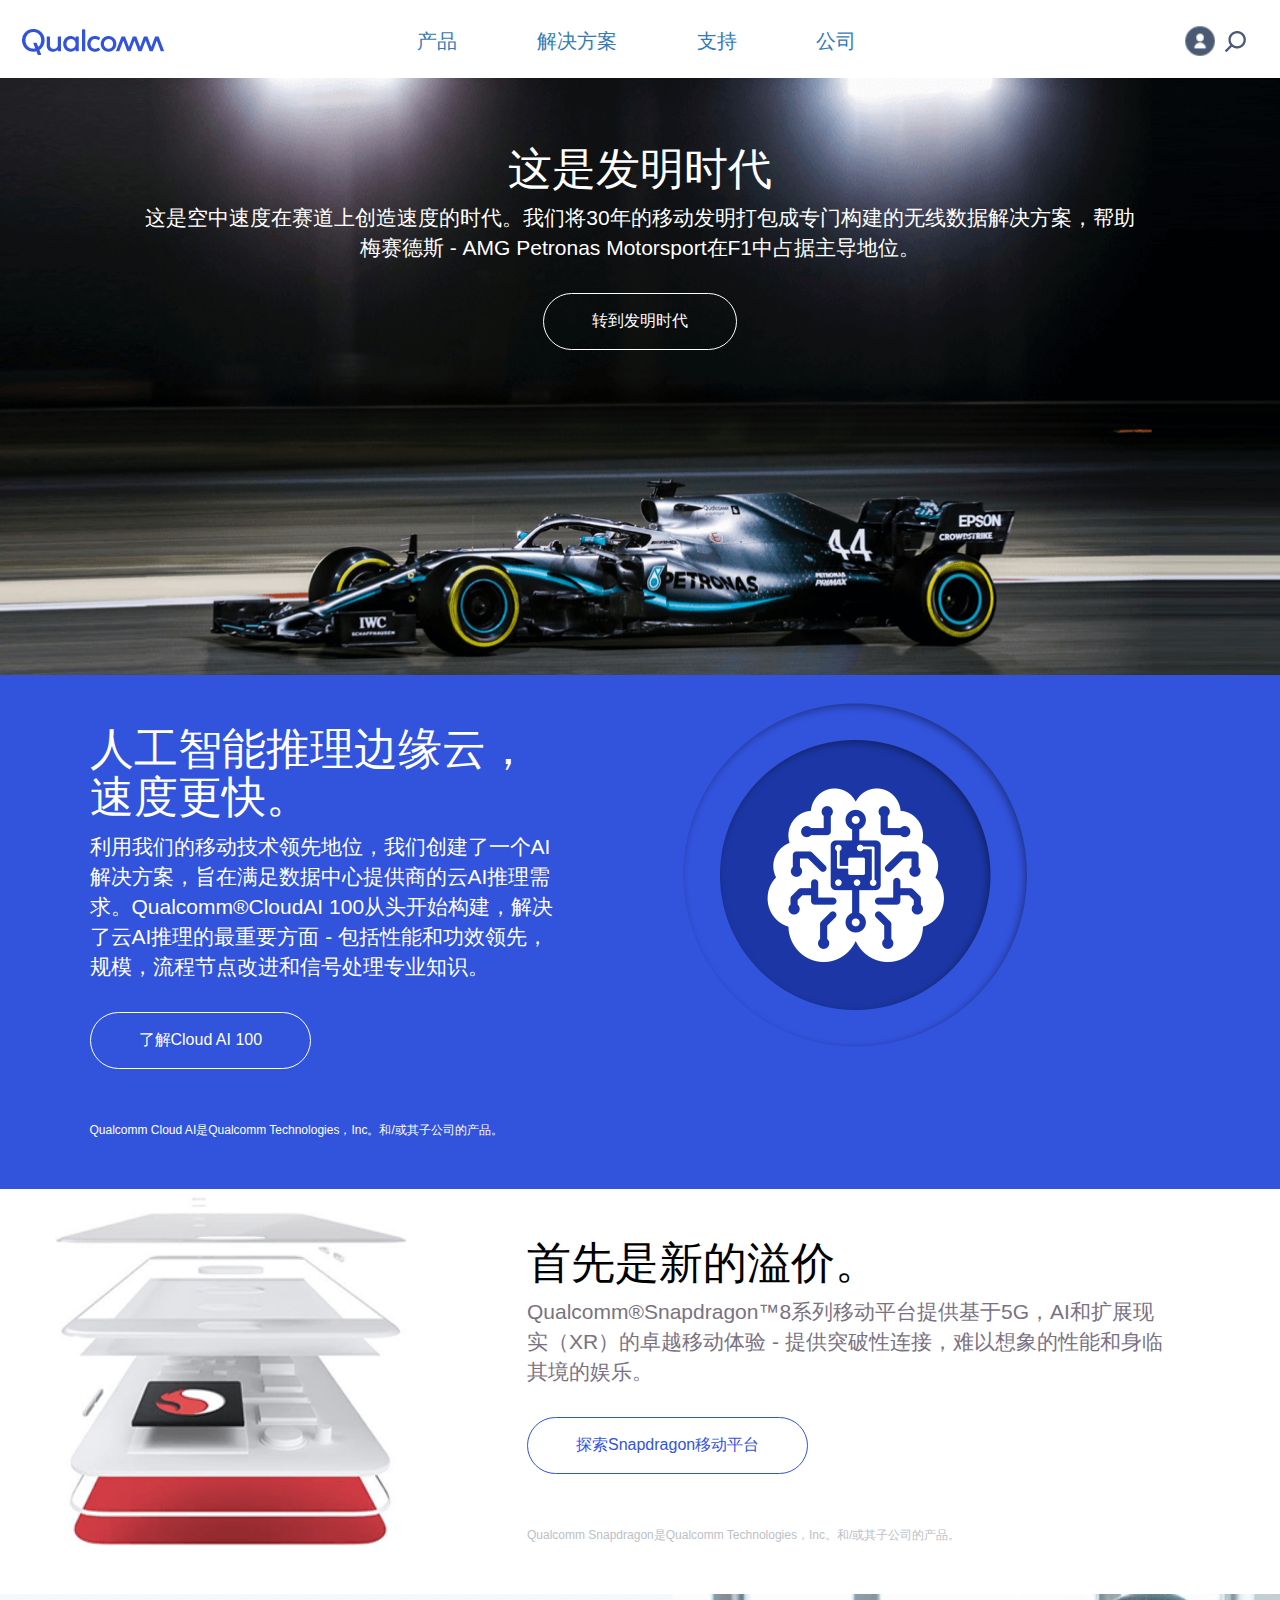
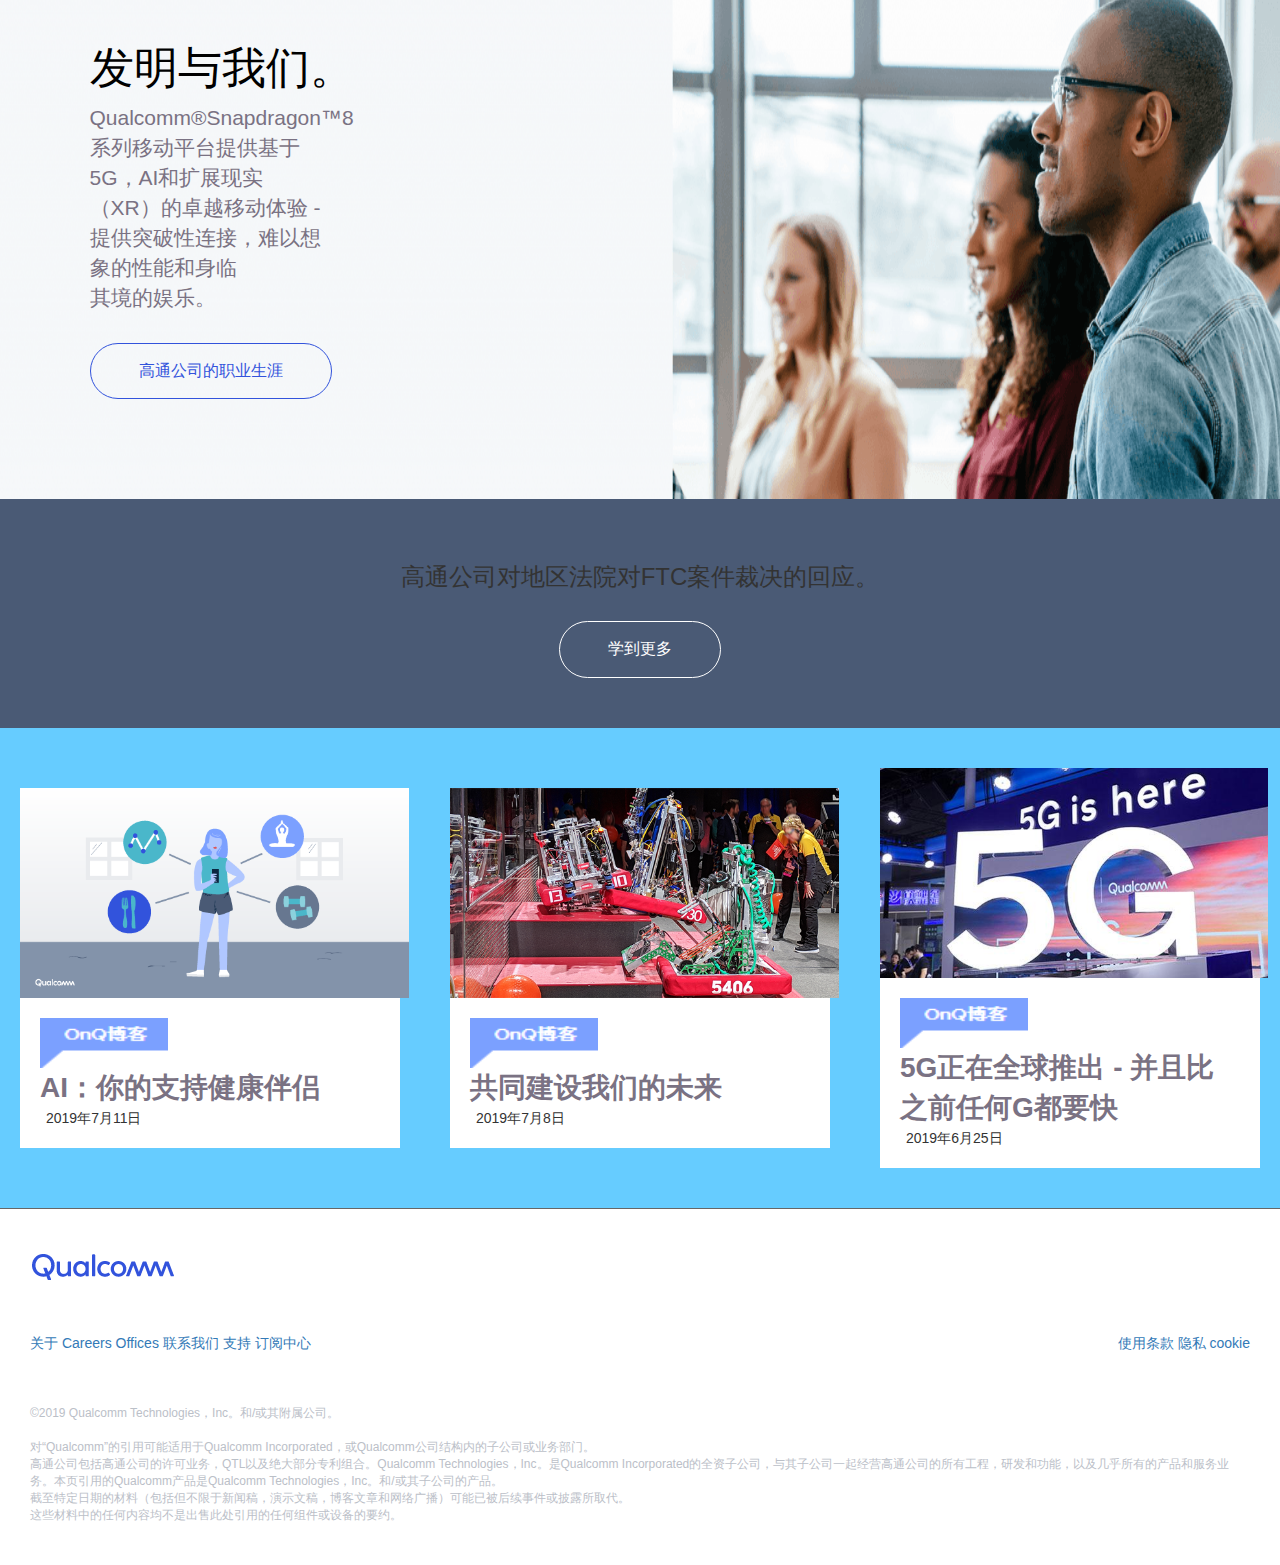
<file: index.html>
<!DOCTYPE html>
<html>

	<head>
		<meta charset="utf-8" />
		<meta name="viewport" content="width=device-width,initial-scale=1,minimum-scale=1,maximum-scale=1,user-scalable=no" />
		<link rel="shortcut icon" href="img/favicon-404.ico" />
		<title>主页</title>
		<link rel="stylesheet" type="text/css" href="css/bootstrap.min.css" />
		<link rel="stylesheet" type="text/css" href="css/pubCss.css" />
	</head>

	<body>
		<header>
			<div class="box">
				<div class="menu">
					<img src="img/menu.PNG" id="menb" style="height: 26px;width: 26px;" data-zt = "0"/>
					<div>
						<div class="melist">
							<div class="nav">
								<a href="html/products.html">产品</a>
								<a href="html/one.html">解决方案</a>
								<a href="index.html">支持</a>
								<a href="html/company.html">公司</a>
							</div>
							
						</div>
						<div class="log">
							<h4><img src="img/login.PNG" />登录您的Qualcomm帐户。</h4>
							<a href="html/login.html" class="btn" id="logbn">登录</a>
							<p>没有帐户？ <a href="html/companyregister.html">创建一个</a></p>
								
						</div>
					</div>
				</div>
				<div class="logo">
					<img src="img/XM logo.PNG" />
				</div>
				<div class="nav">
					<a href="html/products.html">产品</a>
					<a href="html/one.html">解决方案</a>
					<a href="index.html">支持</a>
					<a href="html/company.html">公司</a>
				</div>
				<div class="pop">
					<div class="log">
						<img src="img/login.PNG" id="login" style="cursor:pointer;" data-zt = "0" />
						<div id="logfr">
							<h4 style="font-size: 20px;">登录您的Qualcomm帐户。</h4>
							<div class="btn" id="logbn">登录</div>
							<p>没有帐户？ <a href="html/companyregister.html">创建一个</a></p>
						</div>
					</div>
					<div style="cursor:pointer;">
						<img src="img/find.PNG" id="findbtn" />
					</div>
				</div>
			</div>
		</header>

		<div class="aa">
			<div class="" style="background: url(img/bg1.png) no-repeat;background-size:100% 100% ;height: 600px;">
				<div class="box">
					<div class="tbox" style="position: relative; text-align: center;">
						<h2 style="text-align: center;">这是发明时代</h2>
						<p style="text-align: center;">这是空中速度在赛道上创造速度的时代。我们将30年的移动发明打包成专门构建的无线数据解决方案，帮助梅赛德斯 -  AMG Petronas Motorsport在F1中占据主导地位。</p>
						<div class="btn" id="fm">转到发明时代</div>
					</div>
					
				</div>
			</div>
			<div  style="background: #3253dc;">
				<div class="container-fluid">
					<div class="row-fluid">
						<div class="span12">
							<div class="row-fluid">
								<div class="span8 col-md-6 col-xs-6">
									<div class="tbox">
										<h2>人工智能推理边缘云，速度更快。</h2>
										<p>利用我们的移动技术领先地位，我们创建了一个AI解决方案，旨在满足数据中心提供商的云AI推理需求。Qualcomm®CloudAI 100从头开始构建，解决了云AI推理的最重要方面 - 包括性能和功效领先，规模，流程节点改进和信号处理专业知识。</p>
										<div class="btn">了解Cloud AI 100</div>
										<br />
										<font style="font-size:12px ;color: white;">Qualcomm Cloud AI是Qualcomm Technologies，Inc。和/或其子公司的产品。</font>
									</div>
								</div>
								<div class="span4 col-md-6 col-xs-6">
									<img alt="140x140" src="img/bg2.png" style="width: 40rem;height: 40rem;" />
								</div>
							</div>
						</div>
					</div>
				</div>
				
			</div>
			<div  style="background: white;">
				<div class="container-fluid">
					<div class="row-fluid">
						<div class="span12">
							<div class="row-fluid">
								<div class="span4 col-lg-4">
									<img alt="140x140" src="img/bg3.png" style="width: 40rem;height: 40rem;" />
								</div>
								<div class="span8 col-lg-8">
									<div class="tbox">
										<h2 style="color: black;">首先是新的溢价。</h2>
										<p style="color: #7a7283;">Qualcomm®Snapdragon™8系列移动平台提供基于5G，AI和扩展现实（XR）的卓越移动体验 - 提供突破性连接，难以想象的性能和身临其境的娱乐。</p>
										<div class="btn" style="color: #3253dc;border-color: #3253dc;">探索Snapdragon移动平台</div>
										<br />
										<font style="font-size:12px ;color: rgb(187, 192, 200);">Qualcomm Snapdragon是Qualcomm Technologies，Inc。和/或其子公司的产品。</font>
									</div>
								</div>
							</div>
						</div>
					</div>
				</div>
			</div>
			<div style="background:url(img/bg4.png) no-repeat; background-size:100% 100% ;">
				<div class="container-fluid">
					<div class="row-fluid">
						<div class="span12">
							<div class="row-fluid">
								<div class="span6 col-lg-6">
									<div class="tbox">
										<h2 style="color: black;">发明与我们。</h2>
										<p style="color: #7a7283;width: 50%;">Qualcomm®Snapdragon™8系列移动平台提供基于5G，AI和扩展现实
											<br />
											（XR）的卓越移动体验 - 提供突破性连接，难以想象的性能和身临
											<br />
											其境的娱乐。</p>
										<div class="btn" style="color: #3253dc;border-color: #3253dc;">高通公司的职业生涯</div>
									</div>
								</div>
								<div class="span5 col-lg-5">
								</div>
							</div>
						</div>
					</div>
				</div>
			</div>

			<div  style="background: #4a5a75;padding-top: 45px ; position: relative;">
				<h3 style="text-align: center;">高通公司对地区法院对FTC案件裁决的回应。</h3>
				<div class="btn" style="position: relative; left: 50%; margin-left: -81px;">学到更多</div>
			</div>
			
			<div class="" style="padding-top: 40px;">
				<div class="box">
					<div class="newsbox">
						<img src="img/news1.png" style="height: 210px;"/>
						<div class="" style="padding: 20px;">
							<div class="newslb">
								<img src="img/XMbz.PNG"/>
								<label>AI：你的支持健康伴侣</label>	
								<span>2019年7月11日</span>
							</div>
						</div>
					</div>
					<div class="newsbox">
						<img src="img/news2.png" style="height: 210px;"/>
						<div class="" style="padding: 20px;">
							<div class="newslb">
								<img src="img/XMbz.PNG"/>
								<label>共同建设我们的未来</label>	
								<span>2019年7月8日</span>
							</div>
						</div>
					</div>
					<div class="newsbox">
						<img src="img/news3.jpg" style="height: 210px;"/>
						<div class="" style="padding: 20px;">
							<div class="newslb">
								<img src="img/XMbz.PNG"/>
								<label>5G正在全球推出 - 并且比之前任何G都要快</label>	
								<span>2019年6月25日</span>
							</div>
						</div>
					</div>
					
				</div>
			</div>

			
		</div>

		<footer>
			<div class="box">
				<div class="logo">
					<img src="img/XM logo.PNG" />
				</div>
				<div class="">

				</div>
				<div class="">

				</div>
			</div>
			<div class="box">
				<div class="">
					<a href="index.html">关于</a>
					<a href="index.html">Careers</a>
					<a href="index.html">Offices</a>
					<a href="index.html">联系我们</a>
					<a href="index.html">支持</a>
					<a href="index.html">订阅中心</a>
				</div>
				<div class="">
					<a href="index.html">使用条款</a>
					<a href="index.html">隐私</a>
					<a href="index.html">cookie</a>
				</div>

			</div>
			<div class="box">
				<p style="font-size: 12px; color: #bbc0c8;">
					©2019 Qualcomm Technologies，Inc。和/或其附属公司。
					<br /><br /> 对“Qualcomm”的引用可能适用于Qualcomm Incorporated，或Qualcomm公司结构内的子公司或业务部门。
					<br /> 高通公司包括高通公司的许可业务，QTL以及绝大部分专利组合。Qualcomm Technologies，Inc。是Qualcomm Incorporated的全资子公司，与其子公司一起经营高通公司的所有工程，研发和功能，以及几乎所有的产品和服务业务。本页引用的Qualcomm产品是Qualcomm Technologies，Inc。和/或其子公司的产品。
					<br /> 截至特定日期的材料（包括但不限于新闻稿，演示文稿，博客文章和网络广播）可能已被后续事件或披露所取代。
					<br /> 这些材料中的任何内容均不是出售此处引用的任何组件或设备的要约。
				</p>
			</div>
			<div class="totop">T</div>
		</footer>
		<button onclick="returnTop()" id="btnTop" title="">
			<span class="glyphicon glyphicon-arrow-up" aria-hidden="true"></span>
		</button>
		<script src="js/jquery-2.1.0.js" type="text/javascript" charset="utf-8"></script>
		<script type="text/javascript" src="js/jquery.mousewheel.js" ></script>
		<script src="js/new_file.js" type="text/javascript" charset="utf-8"></script>
		<script type="text/javascript">
			$(function() {
				$(window).scroll(function(){
					console.log($(window).scrollTop());
					if($(window).scrollTop()>200){
						$("#btnTop").fadeIn();
					}else{
					$("#btnTop").fadeOut();
					}					
				})
				$("#btnTop").click(function(){
					$("html,body").animate({'scrollTop':'0px'},500);
				})
			});
		</script>
	</body>

</html>
</file>
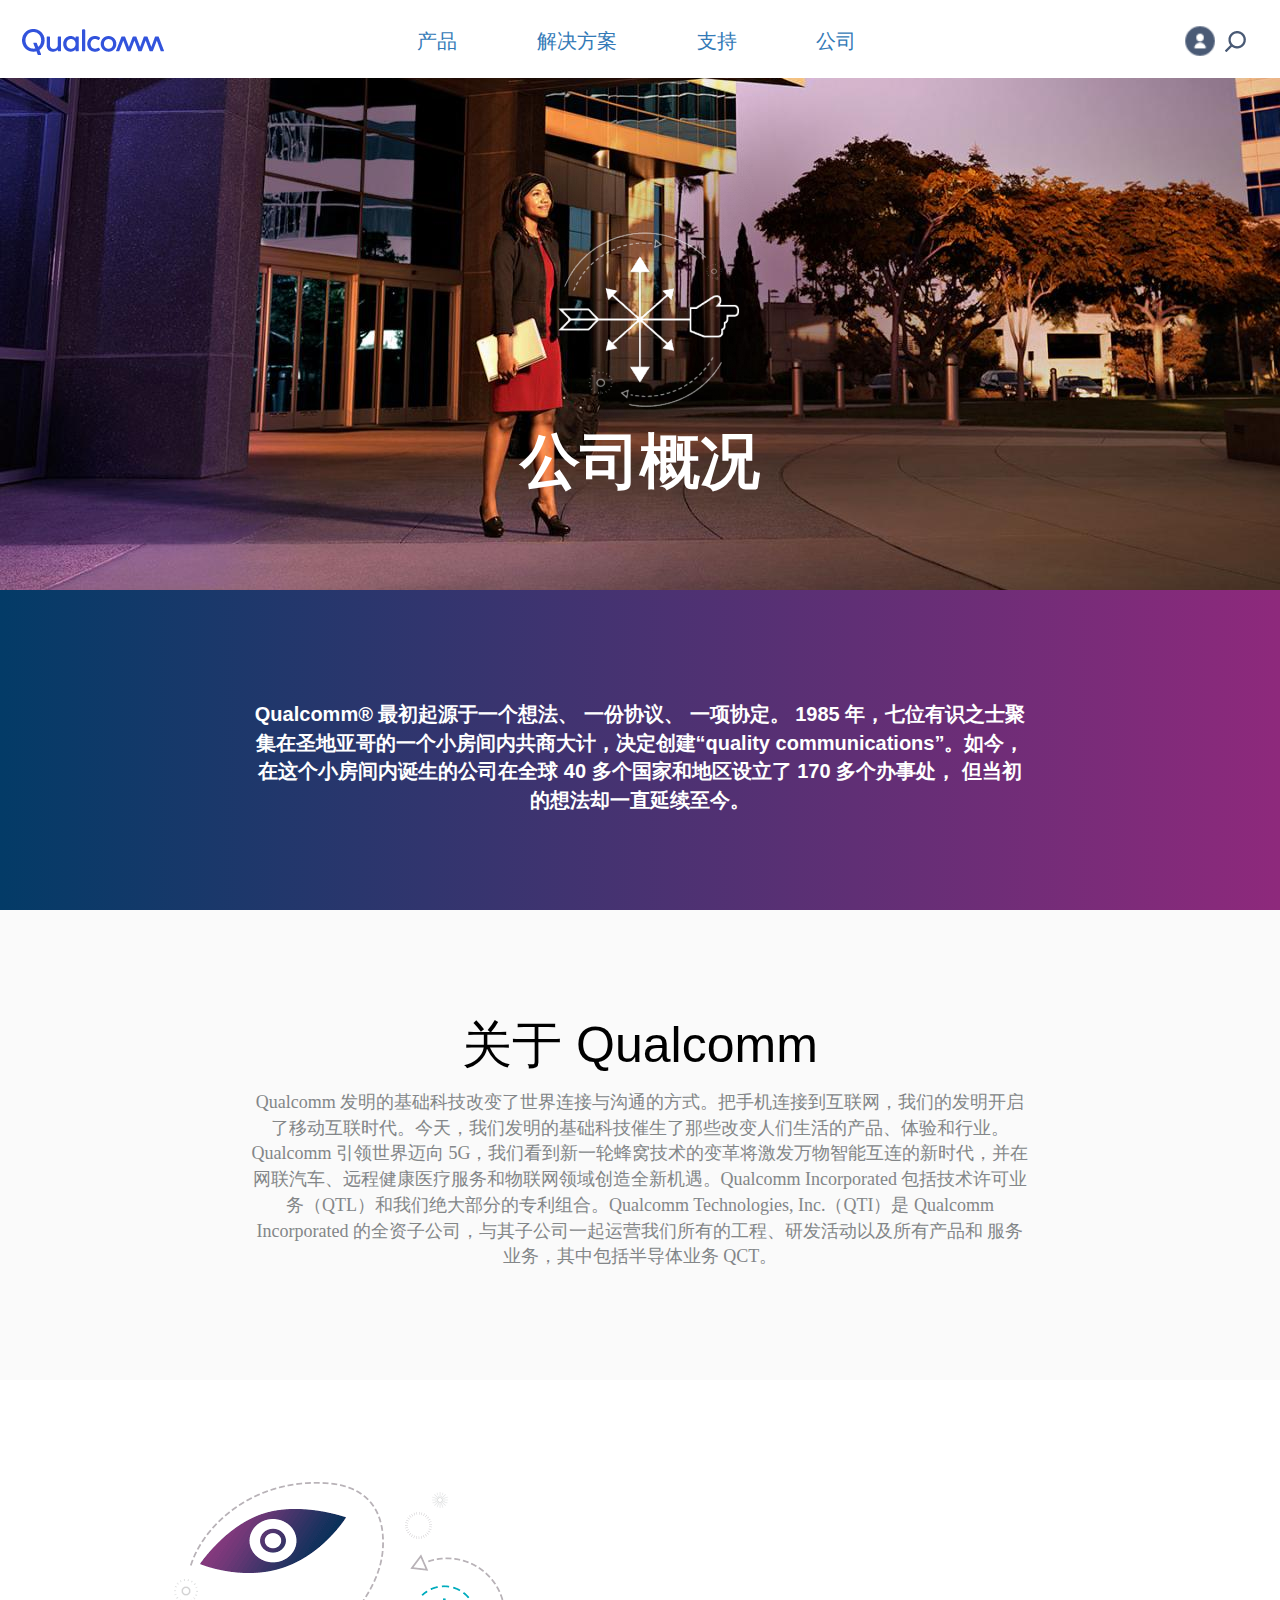
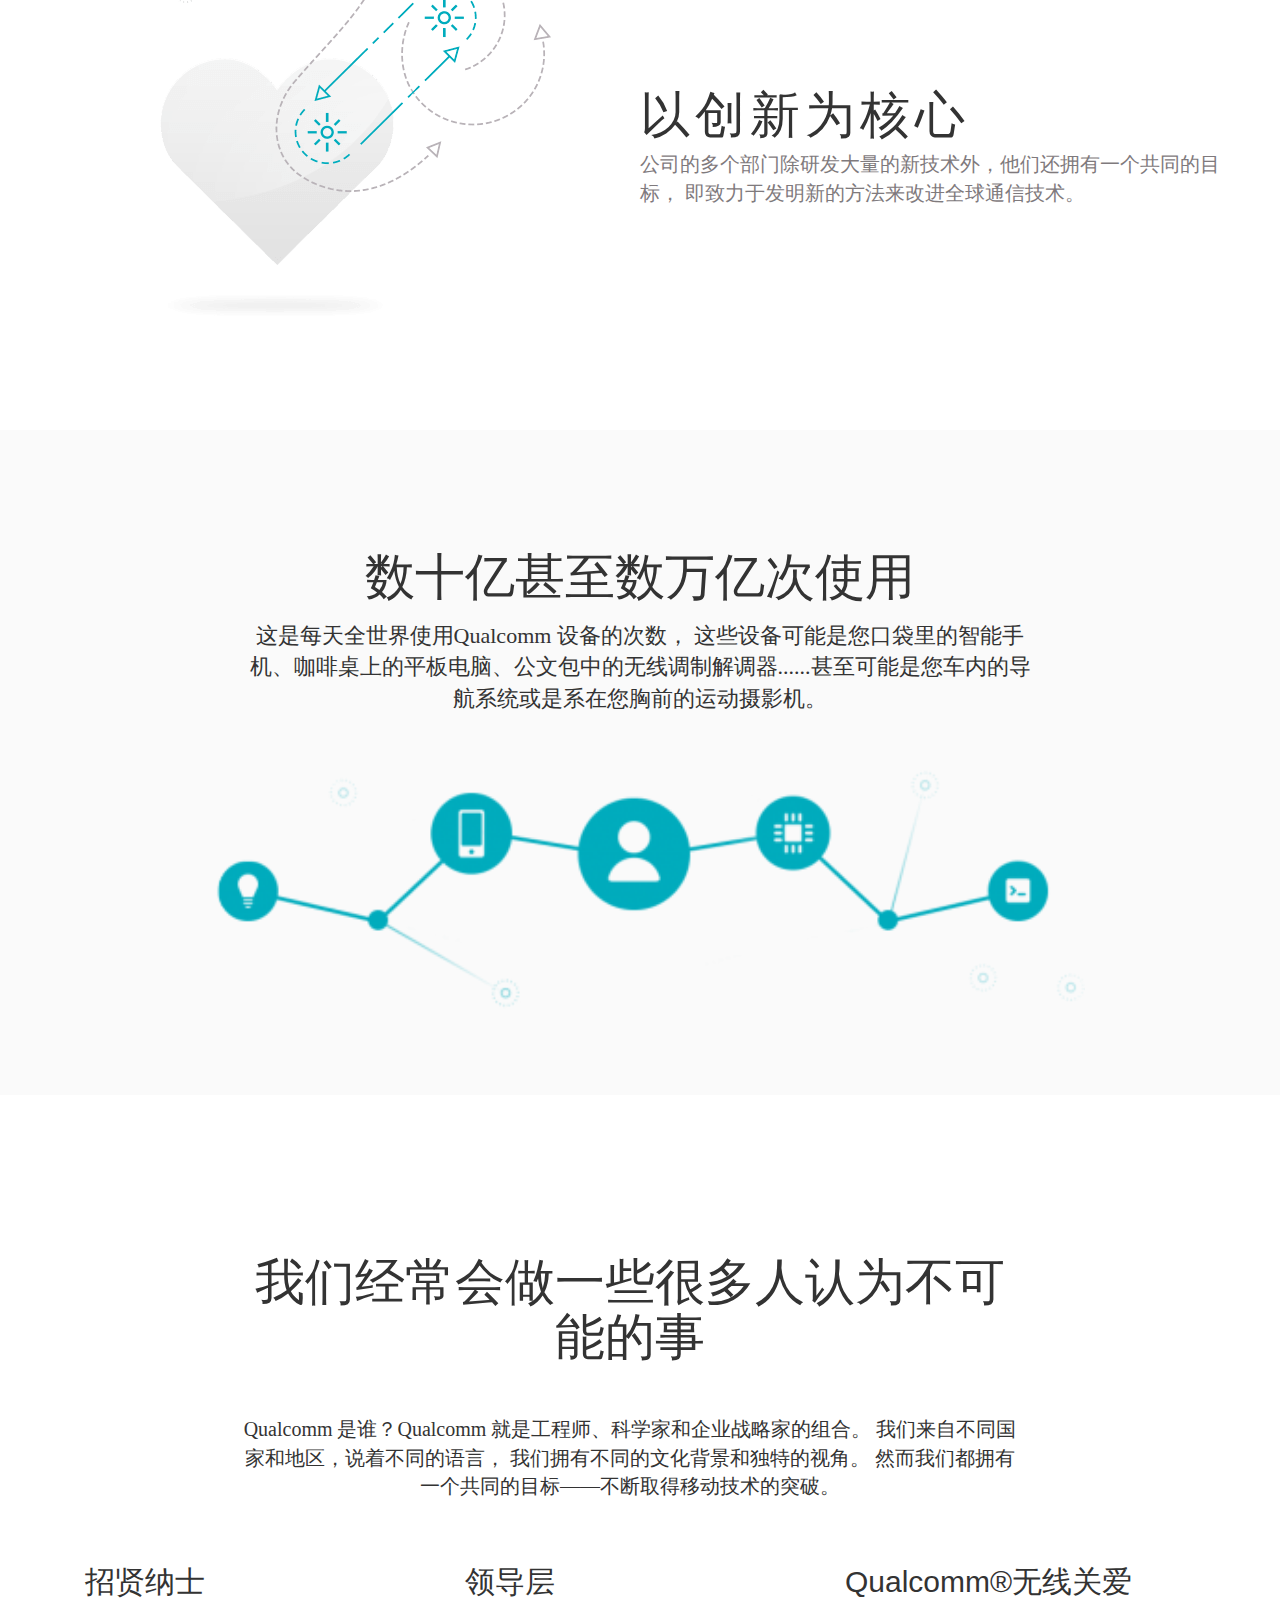
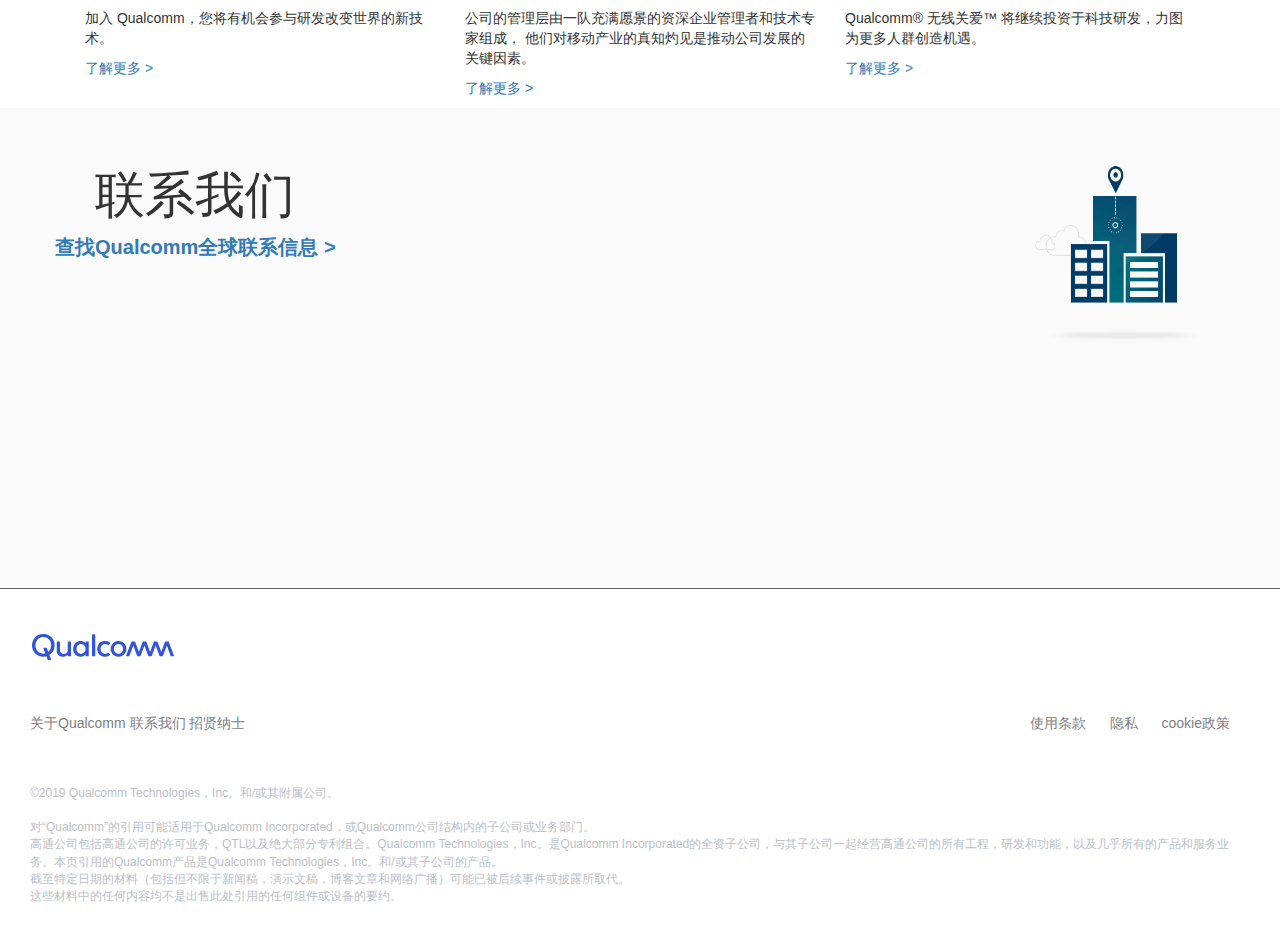
<file: html/company.html>
<!DOCTYPE html>
<html>

	<head>
		<meta charset="utf-8" />
		<title></title>
		<link rel="stylesheet" type="text/css" href="../css/bootstrap.min.css" />
		<link rel="stylesheet" type="text/css" href="../css/pubCss.css" />
		<link rel="stylesheet" type="text/css" href="../css/company.css"/>
	</head>

	<body>
		<header>
			<div class="box">
				<div class="menu">
					<img src="../img/menu.PNG" id="menb" style="height: 26px;width: 26px;" data-zt="0" />
					<div>
						<div class="melist">
							<div class="nav">
								<a href="../html/products.html">产品</a>
								<a href="../html/one.html">解决方案</a>
								<a href="../index.html">支持</a>
								<a href="../html/company.html">公司</a>
							</div>

						</div>
						<div class="log">
							<h4><img src="../img/login.PNG" />登录您的Qualcomm帐户。</h4>
							<a href="../html/login.html" class="btn" id="logbn">登录</a>
							<p>没有帐户？ <a href="../html/companyregister.html">创建一个</a></p>
								
						</div>
					</div>
				</div>
				<div class="logo">
					<img src="../img/XM logo.PNG" />
				</div>
				<div class="nav">
					<a href="../html/products.html">产品</a>
					<a href="../html/one.html">解决方案</a>
					<a href="../index.html">支持</a>
					<a href="../html/company.html">公司</a>
				</div>
				<div class="pop">
					<div class="log">
						<img src="../img/login.PNG" id="login" style="cursor:pointer;" data-zt = "0" />
						<div id="logfr">
							<h4 style="font-size: 20px;">登录您的Qualcomm帐户。</h4>
							<a href="../html/login.html" class="btn" id="logbn">登录</a>
							<p>没有帐户？ <a href="../html/companyregister.html">创建一个</a></p>
						</div>
					</div>
					<div style="cursor:pointer;">
						<img src="../img/find.PNG" id="findbtn" />
					</div>
				</div>
			</div>
		</header>

		<div class="box1">
			<div class="companyone">
				<div class="imgtwo">
					<img src="../img/1company2.jpg" />
				</div>
				<div class="wz1">
					<p>公司概况</p>
				</div>
			</div>
		</div>

		<div class="box2">
			<div class="companytwo">
				<div class="companytwo2">
					<p>
						Qualcomm® 最初起源于一个想法、 一份协议、 一项协定。 1985 年，七位有识之士聚集在圣地亚哥的一个小房间内共商大计，决定创建“quality communications”。如今，在这个小房间内诞生的公司在全球 40 多个国家和地区设立了 170 多个办事处， 但当初的想法却一直延续至今。
					</p>
				</div>

			</div>
		</div>

		<div class="box3">
			<div class="companythr">
				<div class="companythr2">
					<div class="wz2">
						<p>关于 Qualcomm</p>
					</div>
					<div class="wz3">
						<li>Qualcomm 发明的基础科技改变了世界连接与沟通的方式。把手机连接到互联网，我们的发明开启了移动互联时代。今天，我们发明的基础科技催生了那些改变人们生活的产品、体验和行业。Qualcomm 引领世界迈向 5G，我们看到新一轮蜂窝技术的变革将激发万物智能互连的新时代，并在网联汽车、远程健康医疗服务和物联网领域创造全新机遇。Qualcomm Incorporated 包括技术许可业务（QTL）和我们绝大部分的专利组合。Qualcomm Technologies, Inc.（QTI）是 Qualcomm Incorporated 的全资子公司，与其子公司一起运营我们所有的工程、研发活动以及所有产品和 服务业务，其中包括半导体业务 QCT。</li>
					</div>
				</div>
			</div>
		</div>

		<div class="box4">
			<div class="companyfor">
				<div class="companyfor2">
					<div class="imgthr">
						<img src="../img/1company3.jpg" />
					</div>
					<div class="wz4">
						<div class="wz41">
							<p>以创新为核心</p>
						</div>
						<div class="wz42">
							<li>
								公司的多个部门除研发大量的新技术外，他们还拥有一个共同的目标， 即致力于发明新的方法来改进全球通信技术。
							</li>
						</div>
					</div>
				</div>
			</div>
		</div>

		<div class="box5">
			<div class="companyfiv">
				<div class="companyfiv2">
					<div class="wz5">
						<div class="wz51">
							<h2>
								数十亿甚至数万亿次使用
							</h2>
						</div>
						<div class="wz52">
							<p>
								这是每天全世界使用Qualcomm 设备的次数， 这些设备可能是您口袋里的智能手机、咖啡桌上的平板电脑、公文包中的无线调制解调器......甚至可能是您车内的导航系统或是系在您胸前的运动摄影机。
							</p>
						</div>
					</div>
					<div class="imgfor">
						<img src="../img/1company4.jpg" />
					</div>
				</div>
			</div>
		</div>

		<div class="box6">
			<div class="companysix">
				<div class="companysix2">
					<div class="wz61">
						<h2>我们经常会做一些很多人认为不可能的事</h2>
					</div>
					<div class="wz62">
						<p>
							Qualcomm 是谁？Qualcomm 就是工程师、科学家和企业战略家的组合。 我们来自不同国家和地区，说着不同的语言， 我们拥有不同的文化背景和独特的视角。 然而我们都拥有一个共同的目标——不断取得移动技术的突破。
						</p>
					</div>
				</div>

			</div>
		</div>

		<div class="f">
			<div class="container">
				<div class="row">
					<div class="col-md-4">
						<div class="cod4">
							<div class="codwz">
								<h2>招贤纳士</h2>
								<p>加入 Qualcomm，您将有机会参与研发改变世界的新技术。</p>
								<p>
									<a href="../html/companyworld.html">了解更多 ></a>
								</p>
							</div>
						</div>
					</div>
					<div class="col-md-4">
						<div class="cod4">
							<div class="codwz">
								<h2>领导层</h2>
								<p>公司的管理层由一队充满愿景的资深企业管理者和技术专家组成， 他们对移动产业的真知灼见是推动公司发展的关键因素。</p>
								<p>
									<a href="#">了解更多 ></a>
								</p>
							</div>
						</div>
					</div>
					<div class="col-md-4">
						<div class="cod4">
							<div class="codwz">
								<h2>Qualcomm®无线关爱</h2>
								<p>Qualcomm® 无线关爱™ 将继续投资于科技研发，力图为更多人群创造机遇。</p>
								<p>
									<a href="#">了解更多 ></a>
								</p>
							</div>
						</div>
					</div>
				</div>
			</div>

		</div>

		<div class="box8">
			<div class="companyeig">
				<div class="row text-center">
					<div class="col-md-6 pull-left" style="width: auto;">
						<h2>
							联系我们
						</h2>
						<p>
							<a href="companyworld.html">查找Qualcomm全球联系信息 ></a>
						</p>
					</div>
					<div class="col-md-6 pull-right" style="width: auto;">
						<img src="../img/1company5.jpg" />
					</div>
				</div>
			</div>

		</div>

		<footer>
			<div class="box">
				<div class="logo">
					<img src="../img/logo.PNG" />
				</div>
				<div class="">

				</div>
				<div class="">

				</div>
			</div>
			<div class="box">
				<div class="">
					<a href="#" style="color: #7f8082;">关于Qualcomm</a>
					<a href="../html/companyagency.html" style="color: #7f8082;">联系我们</a>
					<a href="#" style="color: #7f8082;">招贤纳士</a>
				</div>
				<div class="rightwz">
					<a href="#">使用条款</a>
					<a href="#">隐私</a>
					<a href="#">cookie政策</a>
				</div>

			</div>
			<div class="box">
				<p style="font-size: 12px; color: #bbc0c8;">
					©2019 Qualcomm Technologies，Inc。和/或其附属公司。
					<br /><br /> 对“Qualcomm”的引用可能适用于Qualcomm Incorporated，或Qualcomm公司结构内的子公司或业务部门。
					<br /> 高通公司包括高通公司的许可业务，QTL以及绝大部分专利组合。Qualcomm Technologies，Inc。是Qualcomm Incorporated的全资子公司，与其子公司一起经营高通公司的所有工程，研发和功能，以及几乎所有的产品和服务业务。本页引用的Qualcomm产品是Qualcomm Technologies，Inc。和/或其子公司的产品。
					<br /> 截至特定日期的材料（包括但不限于新闻稿，演示文稿，博客文章和网络广播）可能已被后续事件或披露所取代。
					<br /> 这些材料中的任何内容均不是出售此处引用的任何组件或设备的要约。
				</p>
			</div>
			<div class="totop">T</div>
		</footer>

		<button onclick="returnTop()" id="btnTop" title="">
			<span class="glyphicon glyphicon-arrow-up" aria-hidden="true"></span>
		</button>

		<script src="../js/jquery-2.1.0.js" type="text/javascript" charset="utf-8"></script>
		<script src="../js/bootstrap.min.js" type="text/javascript" charset="utf-8"></script>
		<script src="../js/pubJS.js" type="text/javascript" charset="utf-8"></script>
		<script type="text/javascript">
			window.onscroll = function() {
				scrollFunction()
			};

			$(function() {
				$(window).scroll(function(){
					console.log($(window).scrollTop());
					if($(window).scrollTop()>200){
						$("#btnTop").fadeIn();
					}else{
					$("#btnTop").fadeOut();
					}					
				})
				$("#btnTop").click(function(){
					$("html,body").animate({'scrollTop':'0px'},500);
				})
			});
		</script>
	</body>

</html>
</file>
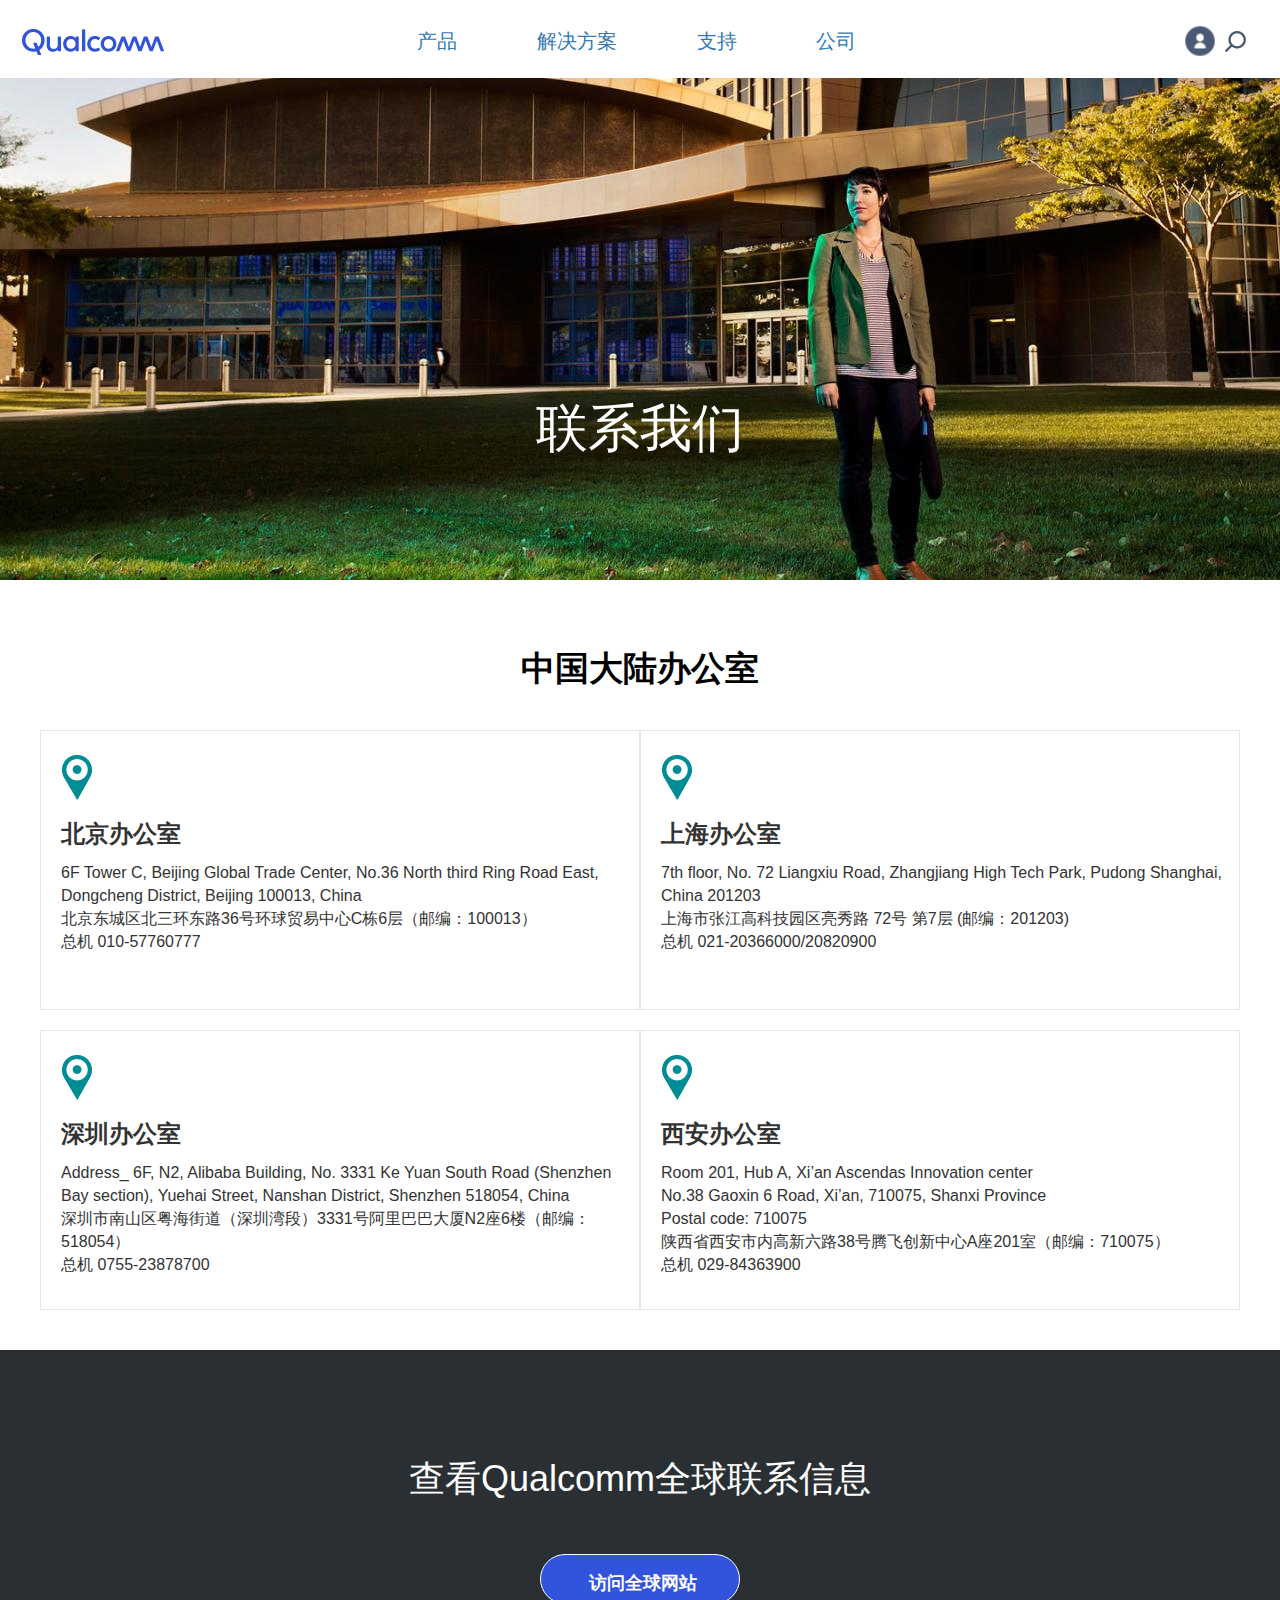
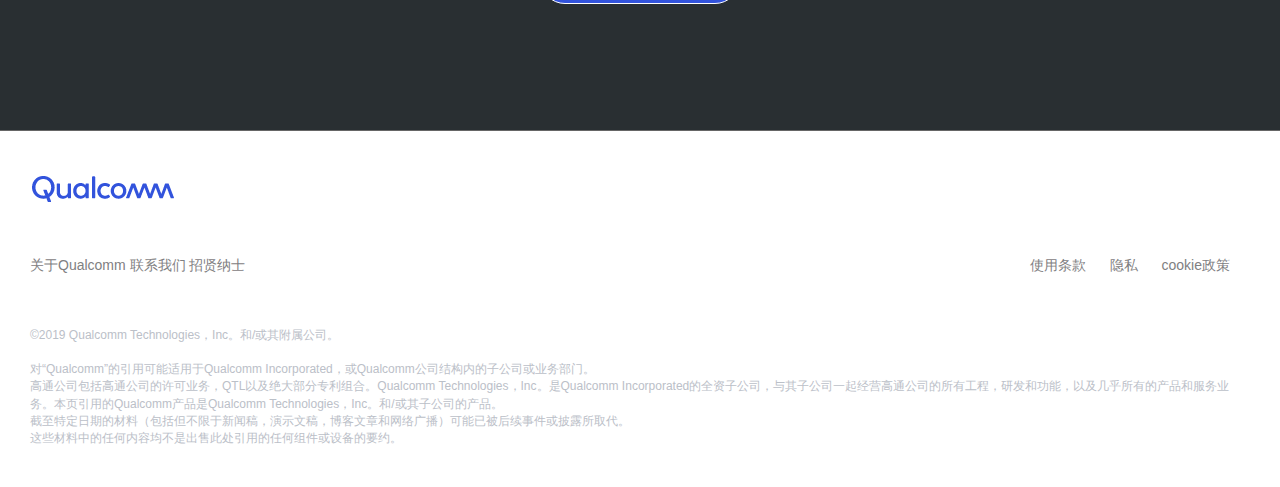
<file: html/companyagency.html>
<!DOCTYPE html>
<html>

	<head>
		<meta charset="UTF-8">
		<title></title>
		<link rel="stylesheet" type="text/css" href="../css/bootstrap.min.css" />
		<link rel="stylesheet" type="text/css" href="../css/pubCss.css"/>
		<link rel="stylesheet" type="text/css" href="../css/companyagency.css"/>
		<style type="text/css">
			
		</style>
	</head>

	<body>

		<header>
			<div class="box">
				<div class="menu">
					<img src="../img/menu.PNG" id="menb" style="height: 26px;width: 26px;" data-zt = "0"/>
					<div>
						<div class="melist">
							<div class="nav">
								<a href="../html/products.html">产品</a>
								<a href="../html/one.html">解决方案</a>
								<a href="index.html">支持</a>
								<a href="../html/company.html">公司</a>
							</div>

						</div>
						<div class="log">
							<h4><img src="../img/login.PNG" />登录您的Qualcomm帐户。</h4>
							<a href="../html/login.html" class="btn" id="logbn">登录</a>
							<p>没有帐户？ <a href="../html/companyregister.html">创建一个</a></p>
								
						</div>
					</div>
				</div>
				<div class="logo">
					<img src="../img/XM logo.PNG" />
				</div>
				<div class="nav">
					<a href="../html/products.html">产品</a>
					<a href="../html/one.html">解决方案</a>
					<a href="../index.html">支持</a>
					<a href="../html/company.html">公司</a>
				</div>
				<div class="pop">
					<div class="log">
						<img src="../img/login.PNG" id="login" style="cursor:pointer;" data-zt = "0" />
						<div id="logfr">
							<h4 style="font-size: 20px;">登录您的Qualcomm帐户。</h4>
							<a href="../html/login.html" class="btn" id="logbn">登录</a>
							<p>没有帐户？ <a href="../html/companyregister.html">创建一个</a></p>
						</div>
					</div>
					<div style="cursor:pointer;">
						<img src="../img/find.PNG" id="findbtn" />
					</div>
				</div>
			</div>
		</header>

		<div class="box1">
			<div class="office1">
				<h2>联系我们</h2>
			</div>
		</div>
		
		<div class="box2">
			<div class="office2">
				<h2>中国大陆办公室</h2>
			</div>
		</div>
		
		<div class="box3">
			<div class="office3">
				<div class="row">
					<div class="col-md-6 col-xs-6">
						<div class="box32">
							<div><img src="../img/4company2.jpg" /></div>
							<div><h2>北京办公室</h2></div>
							<div>
								<p>
									6F Tower C, Beijing Global Trade Center, No.36 North third Ring Road East, Dongcheng District, Beijing 100013, China<br />
									北京东城区北三环东路36号环球贸易中心C栋6层（邮编：100013）<br />
									总机 010-57760777
								</p>
							</div>
						</div>
					</div>
					<div class="col-md-6 col-xs-6">
						<div class="box32">
							<div><img src="../img/4company2.jpg" /></div>
							<div><h2>上海办公室</h2></div>
							<div>
								<p>
									7th floor, No. 72 Liangxiu Road, Zhangjiang High Tech Park, Pudong Shanghai, China  201203<br />
									上海市张江高科技园区亮秀路 72号 第7层 (邮编：201203)<br />
									总机 021-20366000/20820900
								</p>
							</div>
						</div>
					</div>
					<div class="col-md-6 col-xs-6">
						<div class="box32">
							<div><img src="../img/4company2.jpg" /></div>
							<div><h2>深圳办公室</h2></div>
							<div>
								<p>
									Address_ 6F, N2, Alibaba Building, No. 3331 Ke Yuan South Road (Shenzhen Bay section), Yuehai Street, Nanshan District, Shenzhen 518054, China<br />
									深圳市南山区粤海街道（深圳湾段）3331号阿里巴巴大厦N2座6楼（邮编：518054）<br />
									总机 0755-23878700
								</p>
							</div>
						</div>
					</div>
					<div class="col-md-6 col-xs-6">
						<div class="box32">
							<div><img src="../img/4company2.jpg" /></div>
							<div><h2>西安办公室</h2></div>
							<div>
								<p>
									Room 201, Hub A, Xi’an Ascendas Innovation center<br />
									No.38 Gaoxin 6 Road, Xi’an, 710075, Shanxi Province<br />
									Postal code: 710075<br />
									陕西省西安市内高新六路38号腾飞创新中心A座201室（邮编：710075）<br />
									总机 029-84363900
								</p>
							</div>
						</div>
					</div>
				</div>
			</div>
		</div>
		
		<div class="box4">
			<div class="world4">
				<p><br /><br />
				查看Qualcomm全球联系信息
				</p>
				<div class="world42">
					<button type="button" class="btn" id="btn">
						<a href="../html/companyworld.html">访问全球网站</a>
						
					</button>
				</div>
			</div>
		</div>
		
		<footer>
			<div class="box">
				<div class="logo">
					<img src="../img/logo.PNG" />
				</div>
				<div class="">

				</div>
				<div class="">

				</div>
			</div>
			<div class="box">
				<div class="">
					<a href="#" style="color: #7f8082;">关于Qualcomm</a>
					<a href="../html/companyagency.html" style="color: #7f8082;">联系我们</a>
					<a href="#" style="color: #7f8082;">招贤纳士</a>
				</div>
				<div class="rightwz">
					<a href="#">使用条款</a>
					<a href="#">隐私</a>
					<a href="#">cookie政策</a>
				</div>

			</div>
			<div class="box">
				<p style="font-size: 12px; color: #bbc0c8;">
					©2019 Qualcomm Technologies，Inc。和/或其附属公司。
					<br /><br /> 对“Qualcomm”的引用可能适用于Qualcomm Incorporated，或Qualcomm公司结构内的子公司或业务部门。
					<br /> 高通公司包括高通公司的许可业务，QTL以及绝大部分专利组合。Qualcomm Technologies，Inc。是Qualcomm Incorporated的全资子公司，与其子公司一起经营高通公司的所有工程，研发和功能，以及几乎所有的产品和服务业务。本页引用的Qualcomm产品是Qualcomm Technologies，Inc。和/或其子公司的产品。
					<br /> 截至特定日期的材料（包括但不限于新闻稿，演示文稿，博客文章和网络广播）可能已被后续事件或披露所取代。
					<br /> 这些材料中的任何内容均不是出售此处引用的任何组件或设备的要约。
				</p>
			</div>
			<div class="totop">T</div>
		</footer>
		
		<button onclick="returnTop()" id="btnTop" title="">
			<span class="glyphicon glyphicon-arrow-up" aria-hidden="true"></span>
		</button>
		
		<script src="../js/jquery-2.1.0.js" type="text/javascript" charset="utf-8"></script>
		<script src="../js/bootstrap.min.js" type="text/javascript" charset="utf-8"></script>
		<script src="../js/pubJS.js" type="text/javascript" charset="utf-8"></script>
		<script type="text/javascript">
			window.onscroll = function() {
				scrollFunction()
			};

			$(function() {
				$(window).scroll(function(){
					console.log($(window).scrollTop());
					if($(window).scrollTop()>200){
						$("#btnTop").fadeIn();
					}else{
					$("#btnTop").fadeOut();
					}					
				})
				$("#btnTop").click(function(){
					$("html,body").animate({'scrollTop':'0px'},500);
				})
			});
			
		</script>
	</body>

</html>
</file>
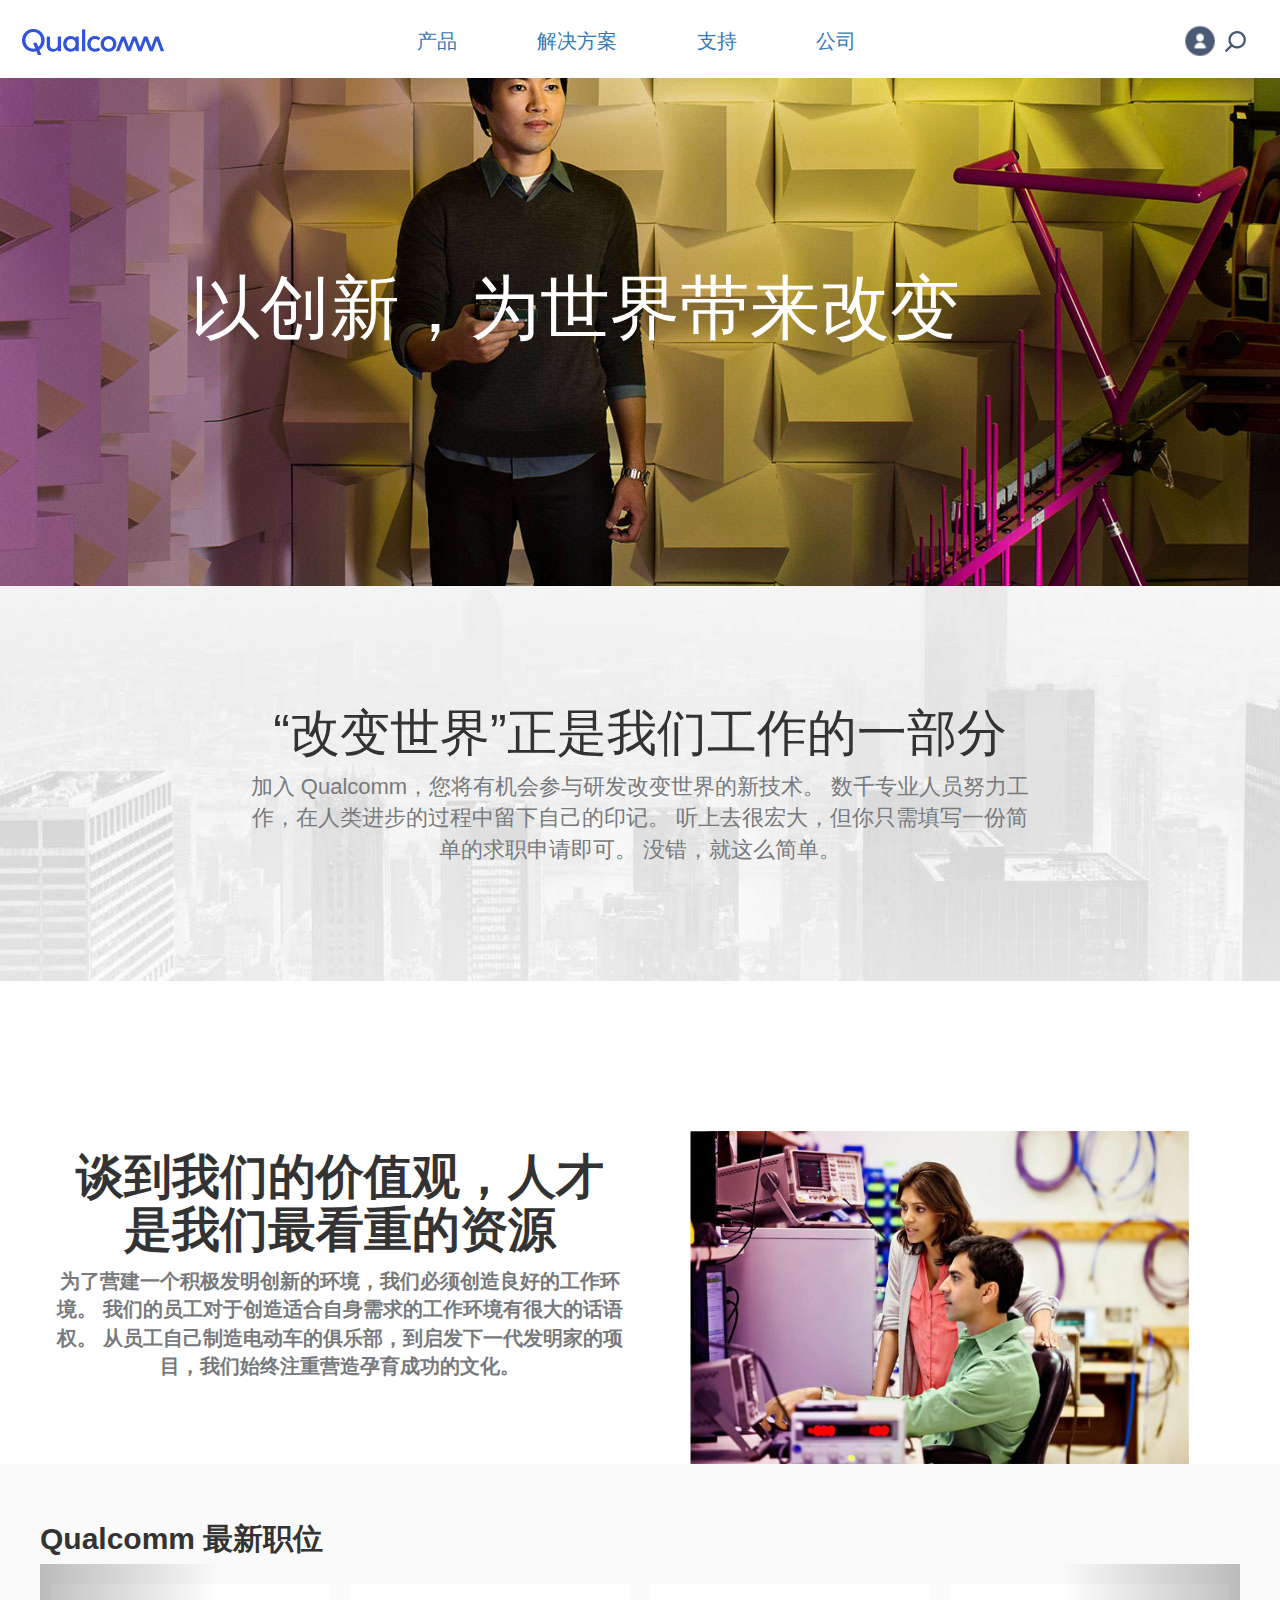
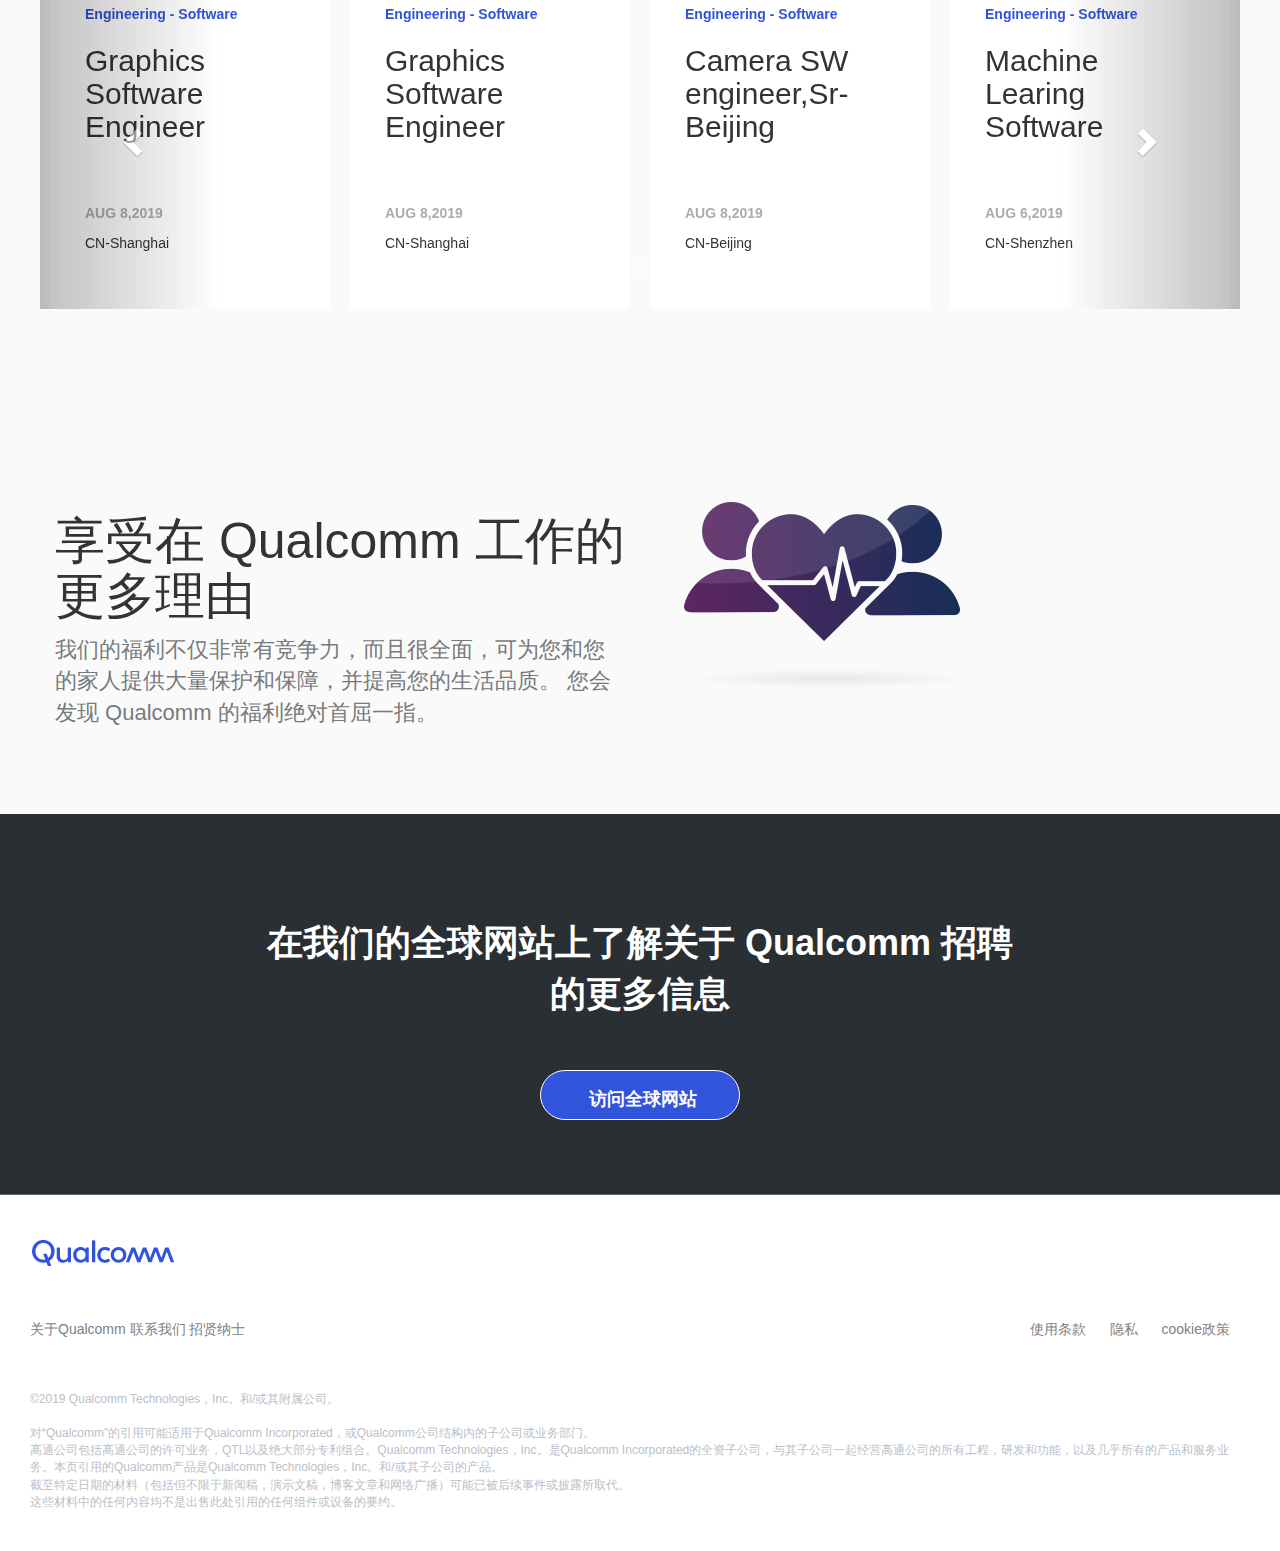
<file: html/companyworld.html>
<!DOCTYPE html>
<html>

	<head>
		<meta charset="UTF-8">
		<title></title>
		<link rel="stylesheet" type="text/css" href="../css/bootstrap.min.css" />
		<link rel="stylesheet" type="text/css" href="../css/pubCss.css"/>
		<link rel="stylesheet" type="text/css" href="../css/companyworld.css"/>
	</head>

	<body>
		
		<header>
			<div class="box">
				<div class="menu">
					<img src="../img/menu.PNG" id="menb" style="height: 26px;width: 26px;" data-zt = "0"/>
					<div>
						<div class="melist">
							<div class="nav">
								<a href="../html/products.html">产品</a>
								<a href="../html/one.html">解决方案</a>
								<a href="../index.html">支持</a>
								<a href="../html/company.html">公司</a>
							</div>
							
						</div>
						<div class="log">
							<h4><img src="../img/login.PNG" />登录您的Qualcomm帐户。</h4>
							<a href="../html/login.html" class="btn" id="logbn">登录</a>
							<p>没有帐户？ <a href="../html/companyregister.html">创建一个</a></p>
								
						</div>
					</div>
				</div>
				<div class="logo">
					<img src="../img/XM logo.PNG" />
				</div>
				<div class="nav">
					<a href="../html/products.html">产品</a>
					<a href="../html/one.html">解决方案</a>
					<a href="../index.html">支持</a>
					<a href="../html/company.html">公司</a>
				</div>
				<div class="pop">
					<div class="log">
						<img src="../img/login.PNG" id="login" style="cursor:pointer;" data-zt = "0" />
						<div id="logfr">
							<h4 style="font-size: 20px;">登录您的Qualcomm帐户。</h4>
							<a href="../html/login.html" class="btn" id="logbn">登录</a>
							<p>没有帐户？ <a href="../html/companyregister.html">创建一个</a></p>
						</div>
					</div>
					<div style="cursor:pointer;">
						<img src="../img/find.PNG" id="findbtn" />
					</div>
				</div>
			</div>
		</header>
		
		<div class="box1">
			<div class="world1">
				<h2>以创新，为世界带来改变</h2>
			</div>
		</div>

		<div class="box2">
			<div class="world2">
				<div class="world22 ">
					<h2>“改变世界”正是我们工作的一部分</h2>
					<p>加入 Qualcomm，您将有机会参与研发改变世界的新技术。 数千专业人员努力工作，在人类进步的过程中留下自己的印记。 听上去很宏大，但你只需填写一份简单的求职申请即可。 没错，就这么简单。</p>
				</div>
			</div>
		</div>

		<div class="box3">
			<div class="world3">
				<div class="row">
					<div class="col-md-6 text-center">
						<h2>谈到我们的价值观，人才是我们最看重的资源</h2>
						<p>为了营建一个积极发明创新的环境，我们必须创造良好的工作环境。 我们的员工对于创造适合自身需求的工作环境有很大的话语权。 从员工自己制造电动车的俱乐部，到启发下一代发明家的项目，我们始终注重营造孕育成功的文化。</p>
					</div>
					<div class="col-md-6 text-center">
						<img src="../img/2company3.jpg" style="max-width: 500px;"/>
					</div>
				</div>
			</div>
		</div>

		<div class="lgwz">
			<div class="lgwz2">
				<p><br />Qualcomm 最新职位</p>
			</div>
			
		</div>
		
		<div class="box4">
			<div class="world4">
				<div id="carousel-example-generic" class="carousel slide" data-ride="carousel">
					<!-- Indicators -->
					<ol class="carousel-indicators">
						<li data-target="#carousel-example-generic" data-slide-to="0" class="active"></li>
						<li data-target="#carousel-example-generic" data-slide-to="1"></li>
						<li data-target="#carousel-example-generic" data-slide-to="2"></li>
					</ol>
					<div class="carousel-inner" role="listbox">
						<div class="item active">
							<div class="row">
								<div class="col-md-3 col-xs-3">
									<br />
									<span>Engineering - Software</span>
									<h2>Graphics<br />Software<br />Engineer</h2>
									<p> AUG 8,2019</p>
									<li>CN-Shanghai</li>
								</div>
								<div class="col-md-3 col-xs-3">
									<br />
									<span>Engineering - Software</span>
									<h2>Graphics<br />Software<br />Engineer</h2>
									<p> AUG 8,2019</p>
									<li>CN-Shanghai</li>
								</div>
								<div class="col-md-3 col-xs-3">
									<br />
									<span>Engineering - Software</span>
									<h2>Camera SW<br />engineer,Sr-<br />Beijing</h2>
									<p> AUG 8,2019</p>
									<li>CN-Beijing</li>
								</div>
								<div class="col-md-3 col-xs-3">
									<br />
									<span>Engineering - Software</span>
									<h2>Machine<br />Learing<br />Software</h2>
									<p> AUG 6,2019</p>
									<li>CN-Shenzhen</li>
								</div>
							</div>
						</div>

						<div class="item">
							<div class="row">
								<div class="col-md-3 col-xs-3">
									<br />
									<span>Engineering - Hardware</span>
									<h2>Senior<br />Physical<br />Dseign Engineer</h2>
									<p> AUG 5,2019</p>
									<li>CN-Shanghai</li>
								</div>
								<div class="col-md-3 col-xs-3">
									<br />
									<span>Engineering - Hardware</span>
									<h2>Senior<br />Physical<br />Dseign Engineer</h2>
									<p> AUG 5,2019</p>
									<li>CN-Shanghai</li>
								</div>
								<div class="col-md-3 col-xs-3">
									<br />
									<span>Sales</span>
									<h2>Sr.<br />Mananger<br />Manager(IOT)</h2>
									<p> AUG 5,2019</p>
									<li>CN-Shenzhen</li>
								</div>
								<div class="col-md-3 col-xs-3">
									<br />
									<span>Technical Support</span>
									<h2>Customer Service<br />Specialist</h2>
									<p> AUG 8,2019</p>
									<li>CN-Shenzhen</li>
								</div>
							</div>
						</div>
						
						<div class="item">
							<div class="row">
								<div class="col-md-3 col-xs-3">
									<br />
									<span>Engineering - Software</span>
									<h2>Senior PhysicalStorage<br />Customer</h2>
									<p> JUL 30,2019</p>
									<li>CN-Shenzhen</li>
								</div>
								<div class="col-md-3 col-xs-3">
									<br />
									<span>Engineering - Test</span>
									<h2>HW Systems<br />Engineer<br />Customer</h2>
									<p> JUL 30,2019</p>
									<li>CN-Shanghai</li>
								</div>
								<div class="col-md-3 col-xs-3">
									<br />
									<span>Engineering - Software</span>
									<h2>BSP<br />Product<br />Engineer</h2>
									<p> JUL 30,2019</p>
									<li>CN-Shenzhen</li>
								</div>
								<div class="col-md-3 col-xs-3">
									<br />
									<span>Technical Support</span>
									<h2>Customer<br />Specialist<br />Design Engineer</h2>
									<p> JUL 30,2019</p>
									<li>CN-Shanghai</li>
								</div>
							</div>
						</div>
					</div>
					<a class="left carousel-control" href="#carousel-example-generic" role="button" data-slide="prev">
						<span class="glyphicon glyphicon-chevron-left" aria-hidden="true"></span>
						<span class="sr-only">Previous</span>
					</a>
					<a class="right carousel-control" href="#carousel-example-generic" role="button" data-slide="next">
						<span class="glyphicon glyphicon-chevron-right" aria-hidden="true"></span>
						<span class="sr-only">Next</span>
					</a>
				</div>
			</div>
		</div>
		
		<div class="box5">
			<div class="world5">
				<div class="row">
					<div class="col-md-6  col-xs-6">
						<br /><br /><br />
						<h2>享受在 Qualcomm 工作的更多理由</h2>
						<p>我们的福利不仅非常有竞争力，而且很全面，可为您和您的家人提供大量保护和保障，并提高您的生活品质。 您会发现 Qualcomm 的福利绝对首屈一指。</p>
					</div>
					<div class="col-md-6 col-xs-6">
						<img src="../img/2company4.jpg" />
					</div>
				</div>
			</div>
		</div>
		
		<div class="box6">
			<div class="world6">
				<p><br /><br />
				在我们的全球网站上了解关于 Qualcomm 招聘的更多信息
				</p>
				<div class="world62">
					<button type="button" class="btn" id="btn">
						<a href="#">访问全球网站</a>
						
					</button>
				</div>
			</div>
		</div>
		
		<footer>
			<div class="box">
				<div class="logo">
					<img src="../img/logo.PNG" />
				</div>
				<div class="">

				</div>
				<div class="">

				</div>
			</div>
			<div class="box">
				<div class="">
					<a href="#" style="color: #7f8082;">关于Qualcomm</a>
					<a href="../html/companyagency.html" style="color: #7f8082;">联系我们</a>
					<a href="#" style="color: #7f8082;">招贤纳士</a>
				</div>
				<div class="rightwz">
					<a href="#">使用条款</a>
					<a href="#">隐私</a>
					<a href="#">cookie政策</a>
				</div>

			</div>
			<div class="box">
				<p style="font-size: 12px; color: #bbc0c8;">
					©2019 Qualcomm Technologies，Inc。和/或其附属公司。
					<br /><br /> 对“Qualcomm”的引用可能适用于Qualcomm Incorporated，或Qualcomm公司结构内的子公司或业务部门。
					<br /> 高通公司包括高通公司的许可业务，QTL以及绝大部分专利组合。Qualcomm Technologies，Inc。是Qualcomm Incorporated的全资子公司，与其子公司一起经营高通公司的所有工程，研发和功能，以及几乎所有的产品和服务业务。本页引用的Qualcomm产品是Qualcomm Technologies，Inc。和/或其子公司的产品。
					<br /> 截至特定日期的材料（包括但不限于新闻稿，演示文稿，博客文章和网络广播）可能已被后续事件或披露所取代。
					<br /> 这些材料中的任何内容均不是出售此处引用的任何组件或设备的要约。
				</p>
			</div>
			<div class="totop">T</div>
		</footer>
		
		<button onclick="returnTop()" id="btnTop" title="">
			<span class="glyphicon glyphicon-arrow-up" aria-hidden="true"></span>
		</button>
		
		<script src="../js/jquery-2.1.0.js" type="text/javascript" charset="utf-8"></script>
		<script src="../js/bootstrap.min.js" type="text/javascript" charset="utf-8"></script>
		<script src="../js/pubJS.js" type="text/javascript" charset="utf-8"></script>
		<script type="text/javascript">
			window.onscroll = function() {
				scrollFunction()
			};

			$(function() {
				$(window).scroll(function(){
					console.log($(window).scrollTop());
					if($(window).scrollTop()>200){
						$("#btnTop").fadeIn();
					}else{
					$("#btnTop").fadeOut();
					}					
				})
				$("#btnTop").click(function(){
					$("html,body").animate({'scrollTop':'0px'},500);
				})
			});
		</script>
	</body>

</html>
</file>
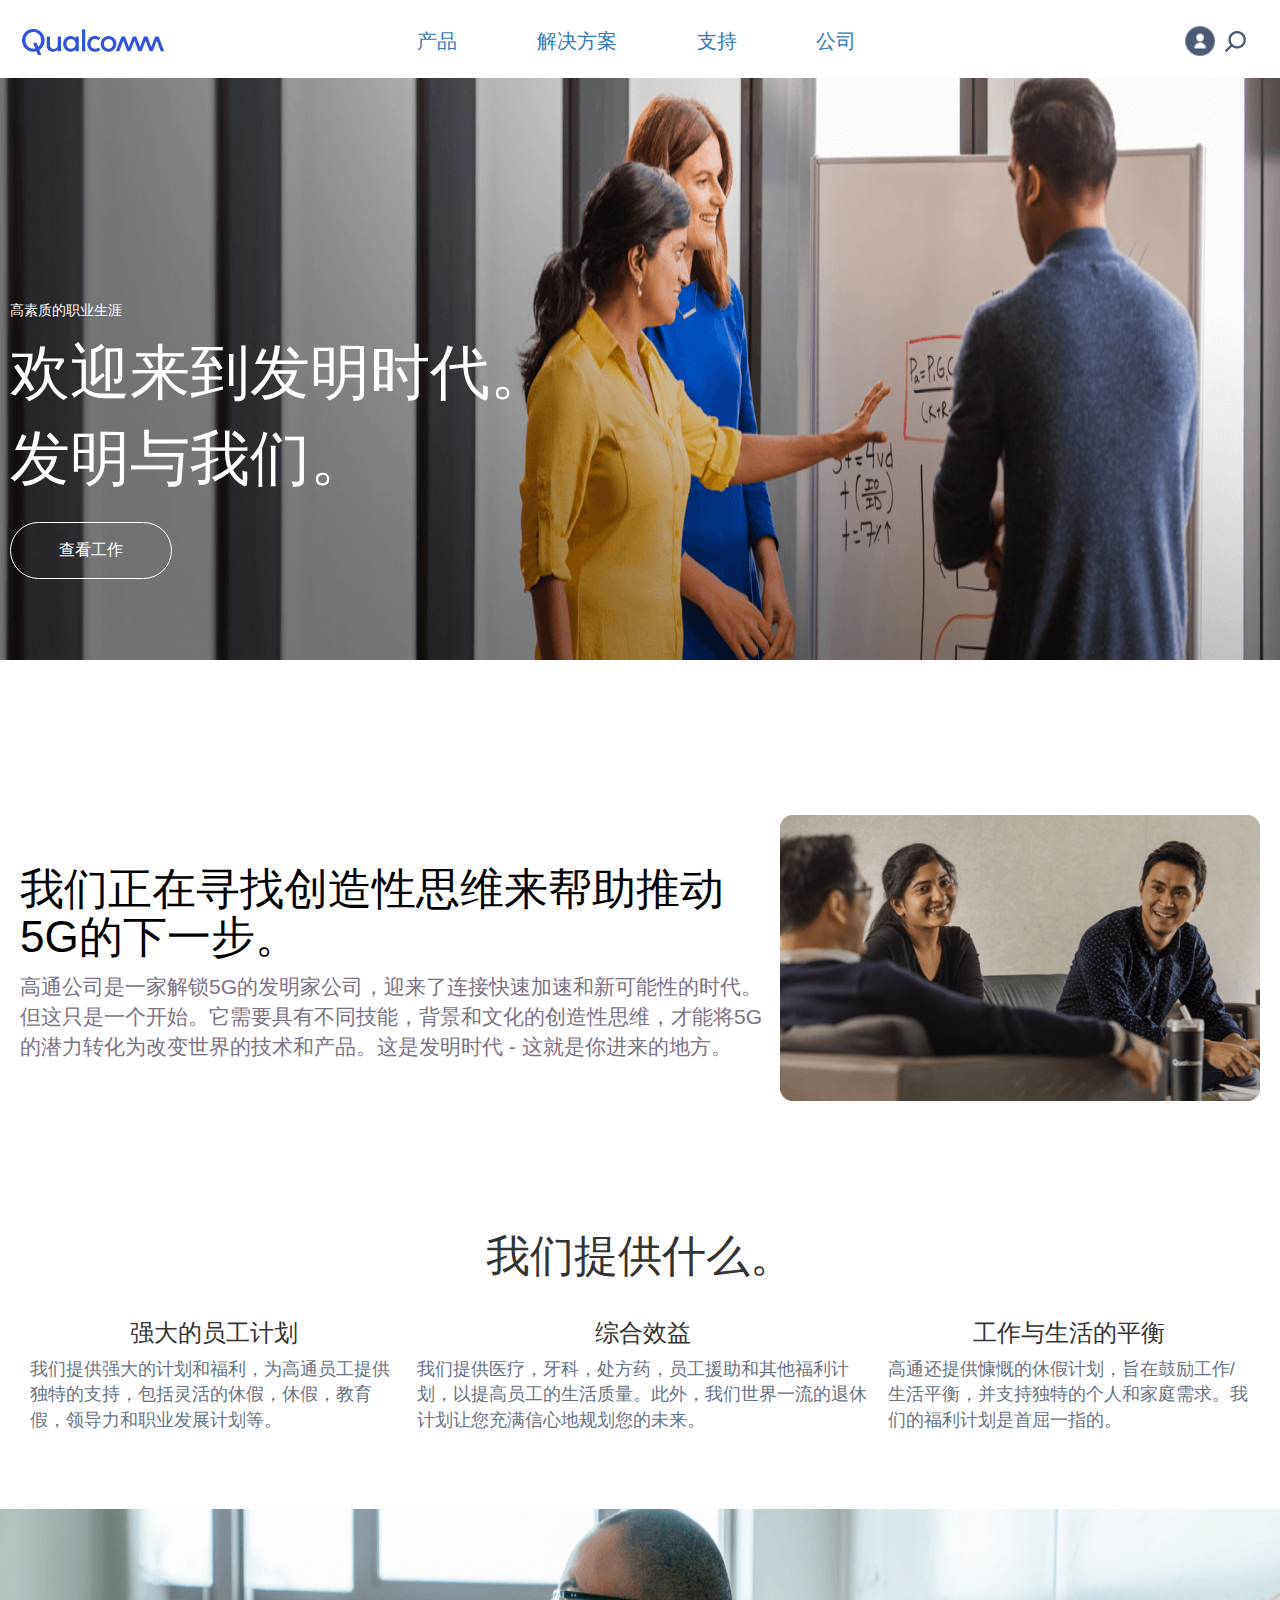
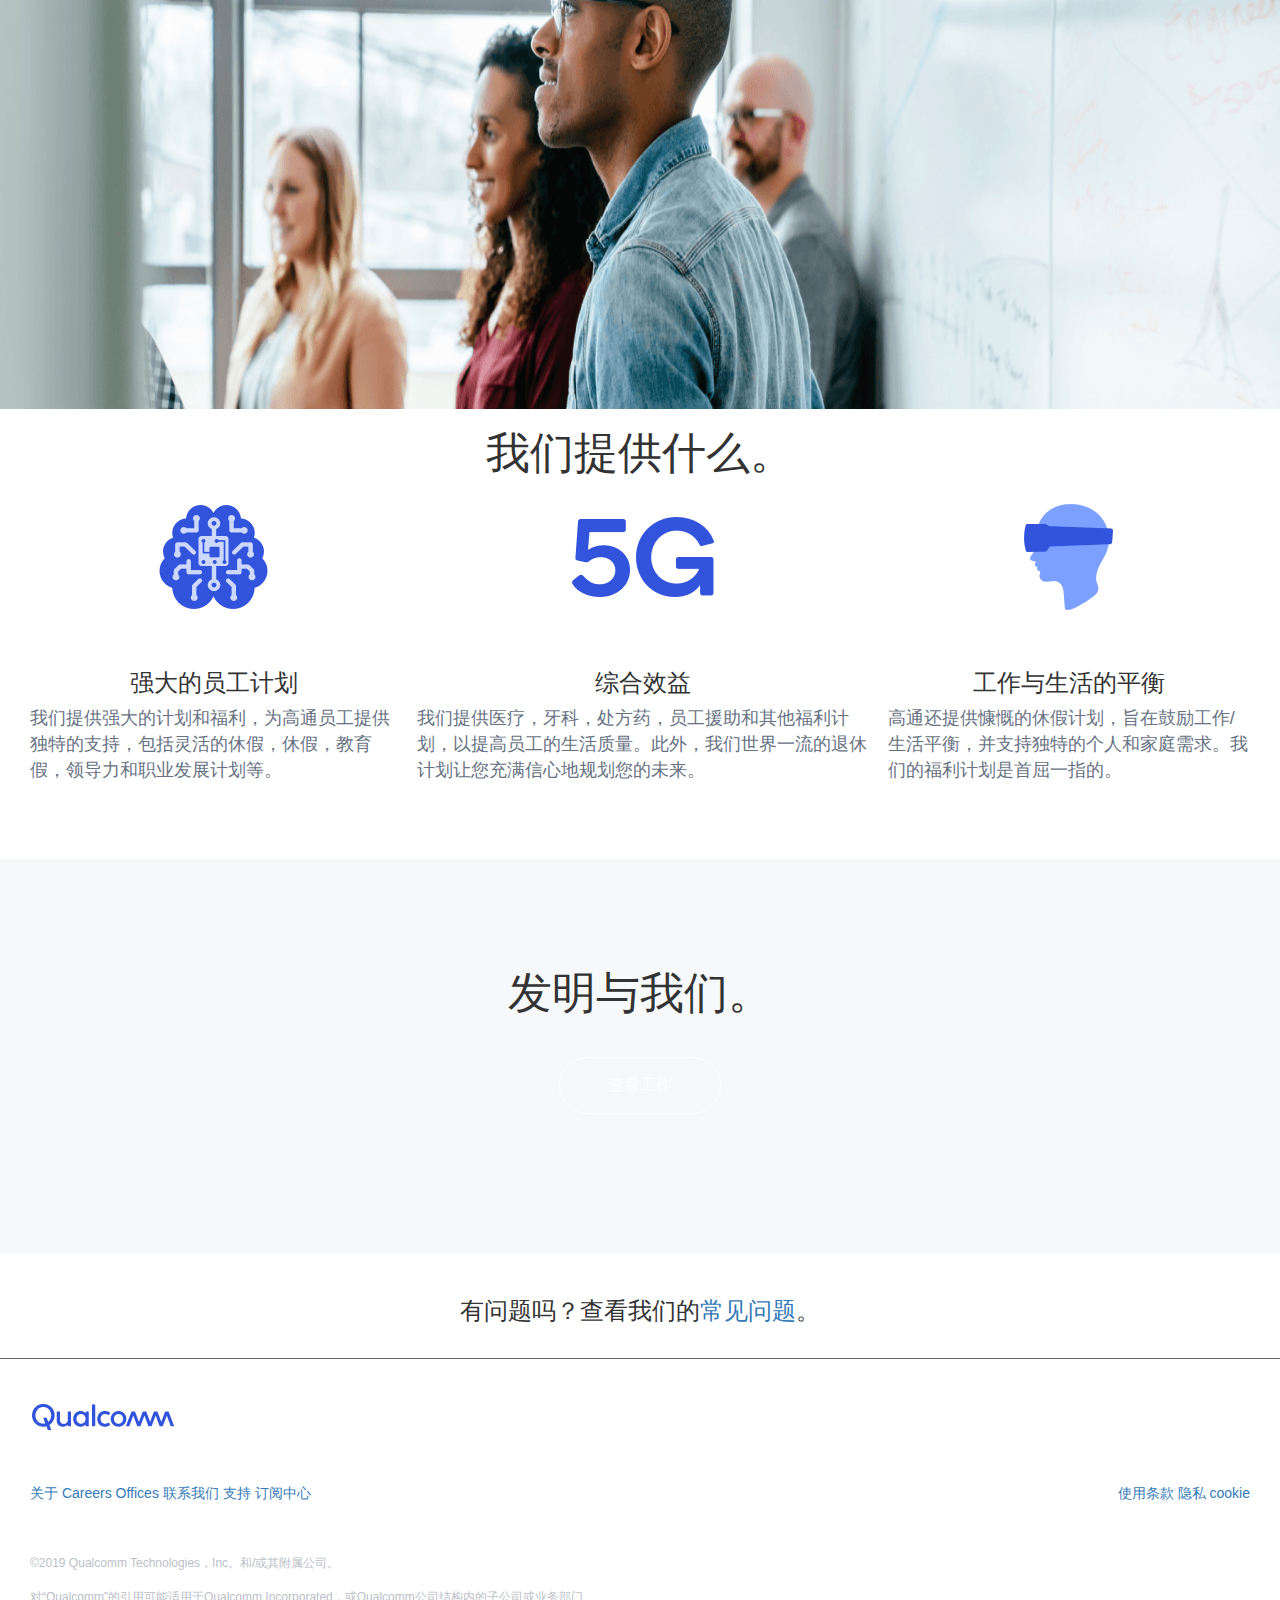
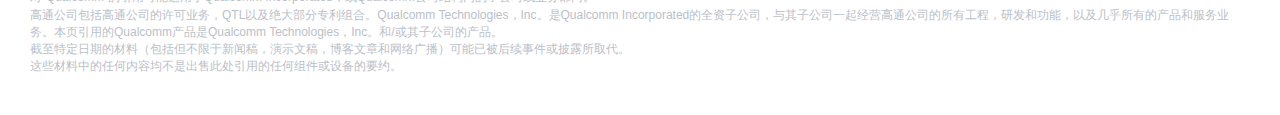
<file: html/invSD.html>
<!DOCTYPE html>
<html>

	<head>
		<meta charset="utf-8" />
		<meta name="viewport" content="width=device-width,initial-scale=1,minimum-scale=1,maximum-scale=1,user-scalable=no" />
		<link rel="shortcut icon" href="img/favicon-404.ico" />
		<title>发明时代</title>
		<link rel="stylesheet" type="text/css" href="../css/bootstrap.min.css" />
		<link rel="stylesheet" type="text/css" href="../css/pubCss.css" />
		<link rel="stylesheet" type="text/css" href="../css/invSD.css"/>
	</head>

	<body>
		<header>
			<div class="box">
				<div class="menu">
					<img src="../img/menu.PNG" id="menb" style="height: 26px;width: 26px;" data-zt = "0"/>
					<div>
						<div class="melist">
							<div class="nav">
								<a href="../html/products.html">产品</a>
								<a href="../html/one.html">解决方案</a>
								<a href="../index.html">支持</a>
								<a href="../html/company.html">公司</a>
							</div>
							
						</div>
						<div class="log">
							<h4><img src="../img/login.PNG" />登录您的Qualcomm帐户。</h4>
							<a href="../html/login.html" class="btn" id="logbn">登录</a>
							<p>没有帐户？ <a href="../html/companyregister.html">创建一个</a></p>
								
						</div>
					</div>
				</div>
				<div class="logo">
					<img src="../img/XM logo.PNG" />
				</div>
				<div class="nav">
					<a href="../html/products.html">产品</a>
					<a href="../html/one.html">解决方案</a>
					<a href="index.html">支持</a>
					<a href="../html/company.html">公司</a>
				</div>
				<div class="pop">
					<div class="log">
						<img src="../img/login.PNG" id="login" style="cursor:pointer;" data-zt = "0" />
						<div id="logfr">
							<h4 style="font-size: 20px;">登录您的Qualcomm帐户。</h4>
							<a href="../html/login.html" class="btn" id="logbn">登录</a>
							<p>没有帐户？ <a href="../html/companyregister.html">创建一个</a></p>
						</div>
					</div>
					<div style="cursor:pointer;">
						<img src="../img/find.PNG" id="findbtn" />
					</div>
				</div>
			</div>
		</header>

		<div class="aa">
			<div class="" style="background: url(../img/ba1.png) no-repeat; background-size: 100% 100%; height: 585px; padding-top: 225px; padding-bottom: 90px;">
				<div class="box" style="display: block; padding: 0 10px 0;">
					<p style="color: white;">高素质的职业生涯</p>
					<h1 style="color: white; font-size: 60px;">欢迎来到发明时代。</h1>
					<h1 style="color: white; font-size: 60px;">发明与我们。</h1>
					<div class="btn">查看工作</div>
				</div>
			</div>
			<div class="box" style="padding-top: 135px; padding-bottom: 90px;">
				<div class="tbox">
					<h2 style="color: black;">我们正在寻找创造性思维来帮助推动5G的下一步。</h2>
					<p style="color: #7a7283;">高通公司是一家解锁5G的发明家公司，迎来了连接快速加速和新可能性的时代。但这只是一个开始。它需要具有不同技能，背景和文化的创造性思维，才能将5G的潜力转化为改变世界的技术和产品。这是发明时代 - 这就是你进来的地方。</p>
				</div>
				<div >
					<img src="../img/ba2.png"/>
				</div>
			</div>
			<div class="">
				<h2 style="font-size: 44px; text-align: center;">我们提供什么。</h2>
				<div class="box">
					<div class="sm">
						<h3>强大的员工计划</h3>
						<p>我们提供强大的计划和福利，为高通员工提供独特的支持，包括灵活的休假，休假，教育假，领导力和职业发展计划等。</p>
					</div>
					<div class="sm">
						<h3>综合效益</h3>
						<p>我们提供医疗，牙科，处方药，员工援助和其他福利计划，以提高员工的生活质量。此外，我们世界一流的退休计划让您充满信心地规划您的未来。</p>
					
					</div>
					<div class="sm">
						<h3>工作与生活的平衡</h3>
						<p>高通还提供慷慨的休假计划，旨在鼓励工作/生活平衡，并支持独特的个人和家庭需求。我们的福利计划是首屈一指的。</p>
					</div>
				</div>
			</div>
			<div class="box-body" style="padding-top: 80px; padding-bottom: 115px;">
				
			</div>
			<div class="">
				<h2 style="font-size: 44px; text-align: center;">我们提供什么。</h2>
				<div class="box">
					<div class="sm">
						<div>
							<img src="../img/ta1.png"/>
						</div>
						<h3>强大的员工计划</h3>
						<p>我们提供强大的计划和福利，为高通员工提供独特的支持，包括灵活的休假，休假，教育假，领导力和职业发展计划等。</p>
					</div>
					<div class="sm">
						<div>
							<img src="../img/ta2.png"/>
						</div>		
						<h3>综合效益</h3>
						<p>我们提供医疗，牙科，处方药，员工援助和其他福利计划，以提高员工的生活质量。此外，我们世界一流的退休计划让您充满信心地规划您的未来。</p>
					
					</div>
					<div class="sm">
						<div>
							<img src="../img/ta3.png"/>
						</div>
						<h3>工作与生活的平衡</h3>
						<p>高通还提供慷慨的休假计划，旨在鼓励工作/生活平衡，并支持独特的个人和家庭需求。我们的福利计划是首屈一指的。</p>
					</div>
				</div>
			</div>
			<div class="" style="background: #f6f8fa;padding: 90px; text-align: center;">
				<h2 style="font-size: 44px; text-align: center;">发明与我们。</h2>
				<div class="btn" style="margin-top: 30px;">查看工作</div>
			</div>
			<div class="" style="padding: 24px; text-align: center;">
				<h3>有问题吗？查看我们的<a href="../html/datZX.html">常见问题</a>。</h3>
				
			</div>
			
		</div>
		
		<footer>
			<div class="box">
				<div class="logo">
					<img src="../img/XM logo.PNG" />
				</div>
				<div class="">

				</div>
				<div class="">

				</div>
			</div>
			<div class="box">
				<div class="">
					<a href="index.html">关于</a>
					<a href="index.html">Careers</a>
					<a href="index.html">Offices</a>
					<a href="../html/companyagency.html">联系我们</a>
					<a href="index.html">支持</a>
					<a href="index.html">订阅中心</a>
				</div>
				<div class="">
					<a href="index.html">使用条款</a>
					<a href="index.html">隐私</a>
					<a href="index.html">cookie</a>
				</div>

			</div>
			<div class="box">
				<p style="font-size: 12px; color: #bbc0c8;">
					©2019 Qualcomm Technologies，Inc。和/或其附属公司。
					<br /><br /> 对“Qualcomm”的引用可能适用于Qualcomm Incorporated，或Qualcomm公司结构内的子公司或业务部门。
					<br /> 高通公司包括高通公司的许可业务，QTL以及绝大部分专利组合。Qualcomm Technologies，Inc。是Qualcomm Incorporated的全资子公司，与其子公司一起经营高通公司的所有工程，研发和功能，以及几乎所有的产品和服务业务。本页引用的Qualcomm产品是Qualcomm Technologies，Inc。和/或其子公司的产品。
					<br /> 截至特定日期的材料（包括但不限于新闻稿，演示文稿，博客文章和网络广播）可能已被后续事件或披露所取代。
					<br /> 这些材料中的任何内容均不是出售此处引用的任何组件或设备的要约。
				</p>
			</div>
			<div class="totop">T</div>
		</footer>
		<button onclick="returnTop()" id="btnTop" title="">
			<span class="glyphicon glyphicon-arrow-up" aria-hidden="true"></span>
		</button>
		<script src="../js/jquery-2.1.0.js" type="text/javascript" charset="utf-8"></script>
		<script src="../js/pubJS.js" type="text/javascript" charset="utf-8"></script>
		<script type="text/javascript">
			$(function() {
				$(window).scroll(function(){
					console.log($(window).scrollTop());
					if($(window).scrollTop()>200){
						$("#btnTop").fadeIn();
					}else{
					$("#btnTop").fadeOut();
					}					
				})
				$("#btnTop").click(function(){
					$("html,body").animate({'scrollTop':'0px'},500);
				})
			});
		</script>
	</body>

</html>
</file>
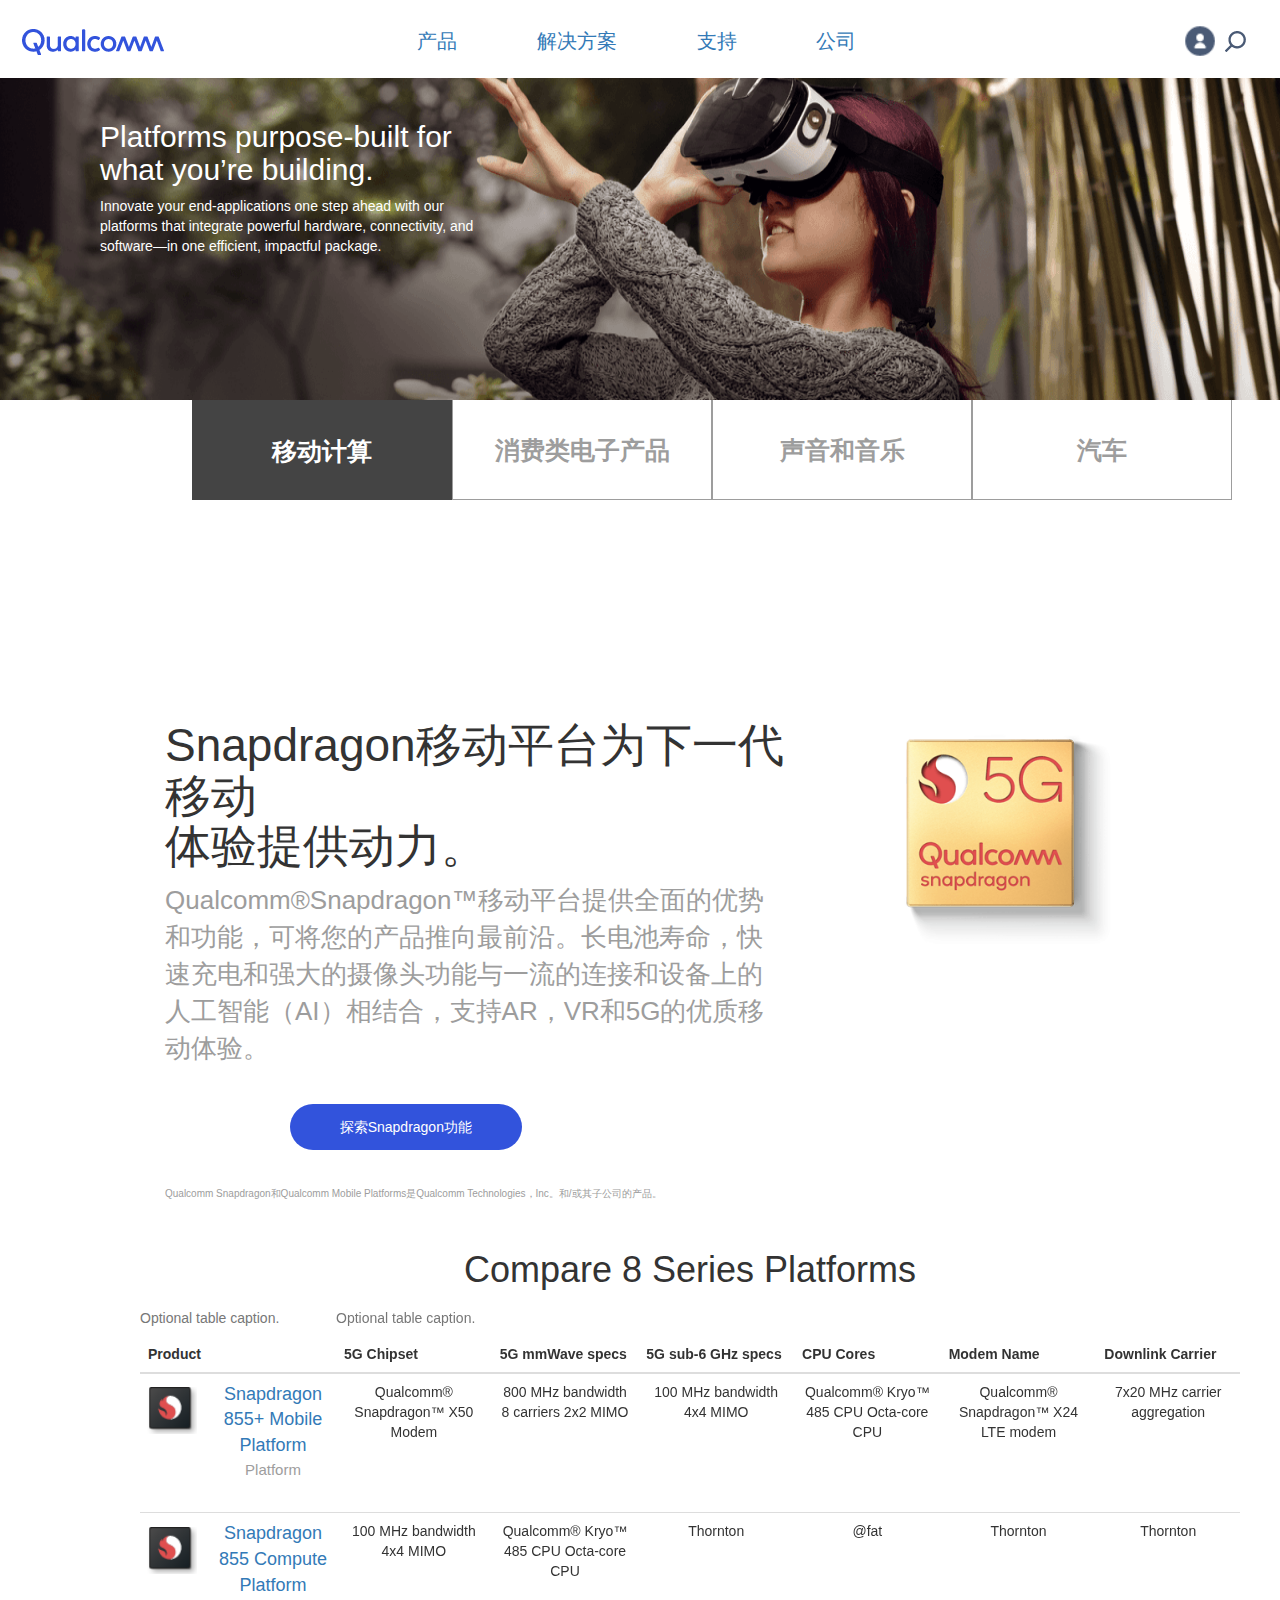
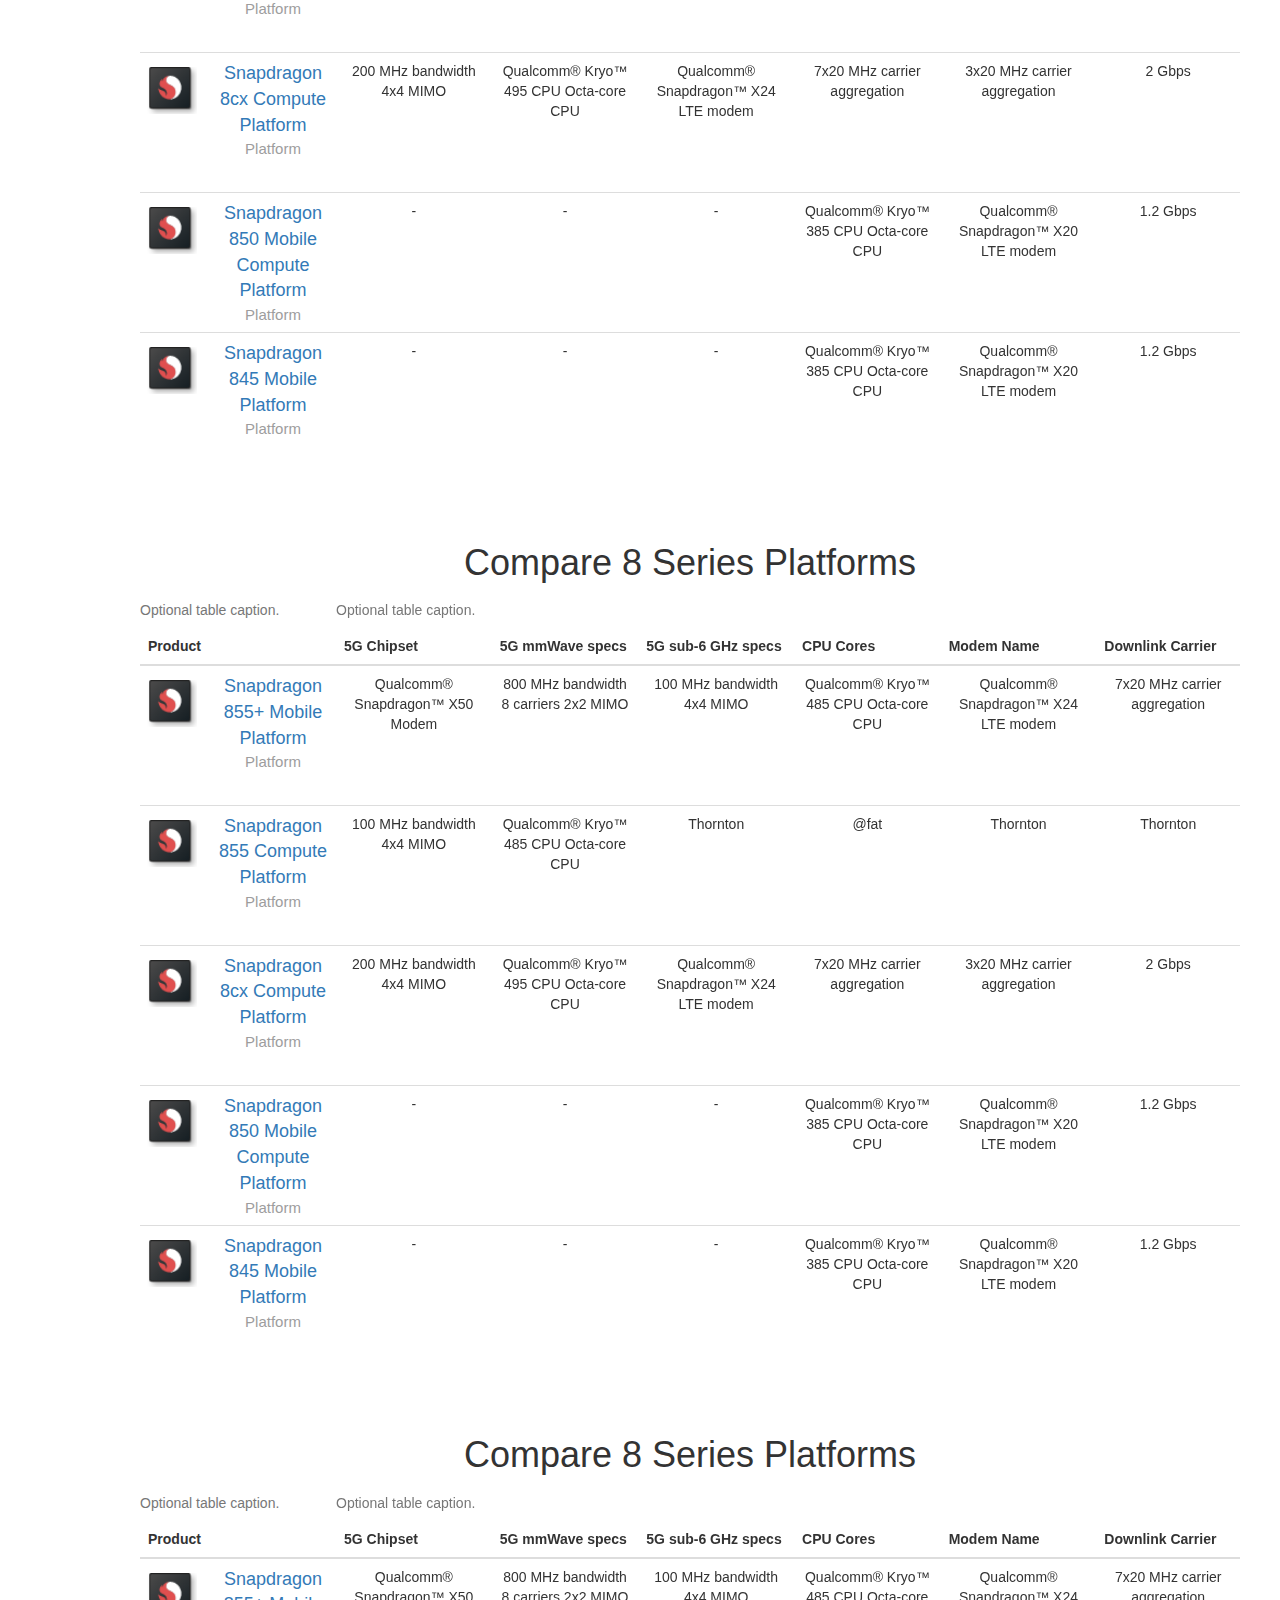
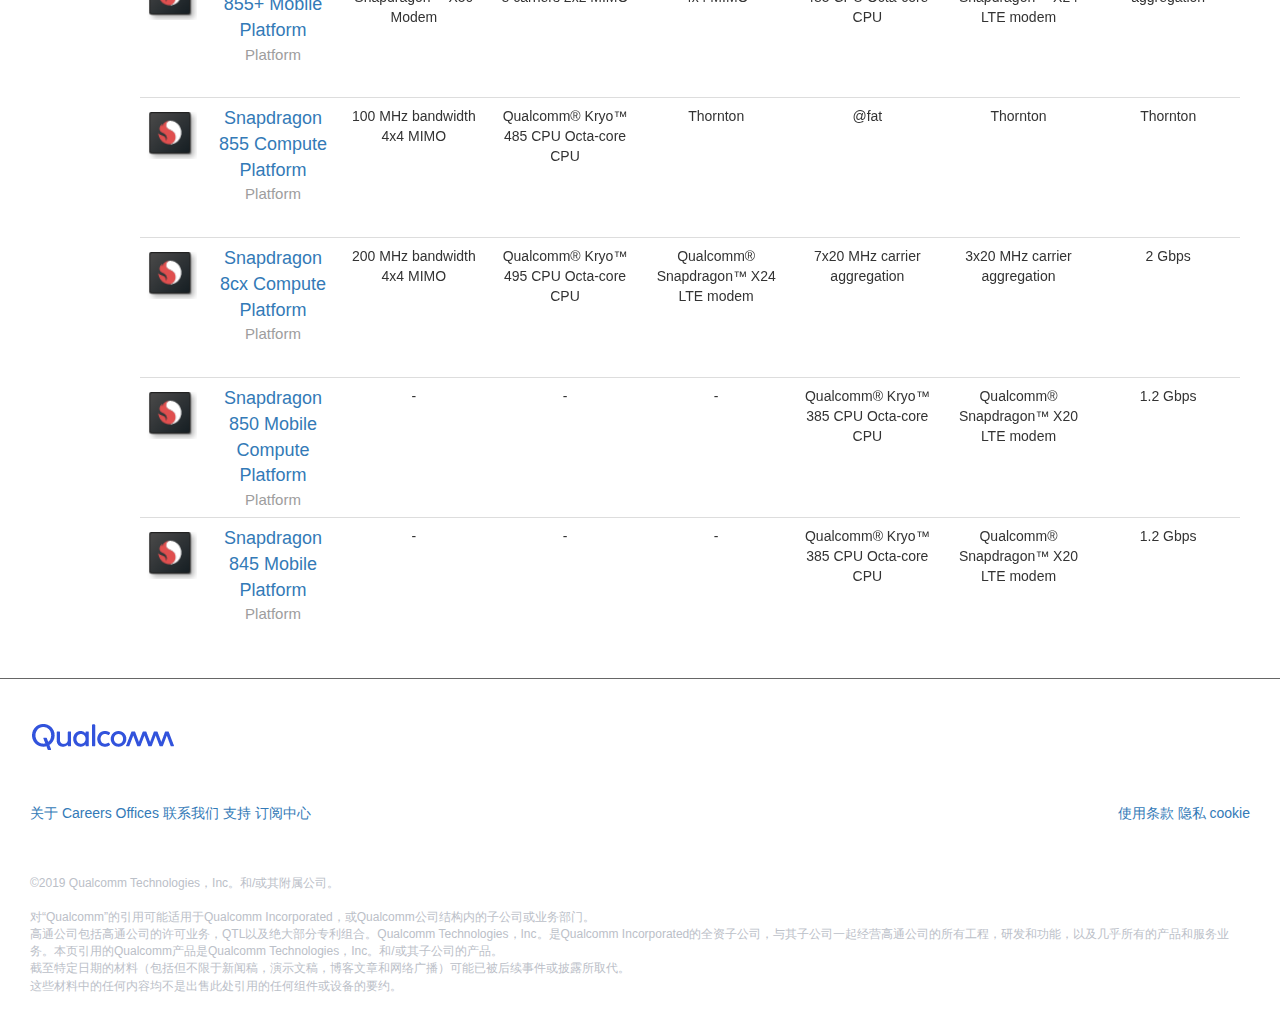
<file: html/products.html>
<!DOCTYPE html>
<html>

	<head>
		<meta charset="utf-8" />
		<title>Qualcomm Snapdragon移动平台| 高通公司</title>
		<link rel="stylesheet" href="../css/bootstrap.min.css" />
		<link rel="stylesheet" href="../css/swiper.min.css" />
		<link rel="stylesheet" type="text/css" href="../css/pubCss.css" />
		<link rel="stylesheet" type="text/css" href="../css/my.css" />
		<style type="text/css">

		</style>
	</head>

	<body>
		<header>
			<div class="box">
				<div class="menu">
					<img src="../img/menu.PNG" id="menb" style="height: 26px;width: 26px;" data-zt = "0"/>
					<div>
						<div class="melist">
							<div class="nav">
								<a href="../html/products.html">产品</a>
								<a href="../html/one.html">解决方案</a>
								<a href="../index.html">支持</a>
								<a href="../html/company.html">公司</a>
							</div>
							
						</div>
						<div class="log">
							<h4><img src="../img/login.PNG" />登录您的Qualcomm帐户。</h4>
							<a href="../html/login.html" class="btn" id="logbn">登录</a>
							<p>没有帐户？ <a href="../html/companyregister.html">创建一个</a></p>
								
						</div>
					</div>
				</div>
				<div class="logo">
					<img src="../img/XM logo.PNG" />
				</div>
				<div class="nav">
					<a href="../html/products.html">产品</a>
					<a href="../html/one.html">解决方案</a>
					<a href="../index.html">支持</a>
					<a href="../html/company.html">公司</a>
				</div>
				<div class="pop">
					<div class="log">
						<img src="../img/login.PNG" id="login" style="cursor:pointer;" data-zt = "0" />
						<div id="logfr">
							<h4 style="font-size: 20px;">登录您的Qualcomm帐户。</h4>
							<a href="../html/login.html" class="btn" id="logbn">登录</a>
							<p>没有帐户？ <a href="../html/companyregister.html">创建一个</a></p>
						</div>
					</div>
					<div style="cursor:pointer;">
						<img src="../img/find.PNG" id="findbtn" />
					</div>
				</div>
			</div>
		</header>

		<div class="header">
			<div class="bg" class="col-md-12">
				<div style="height: 400px; padding: 100px; color: #FFFFFF">
					<h2>Platforms purpose-built for<br /> what you’re building.</h2>
					<p>Innovate your end-applications one step ahead with our<br /> platforms that integrate powerful hardware, connectivity, and <br/>software—in one efficient, impactful package.</p>
				</div>
			</div>
			<div class="TopNav">
				<ul style="height: 100px;">
					<li class="col-md-3 col-sm-6 navSelet cli"><strong>移动计算</strong><span class="triangle"></span></li>
					<li class="col-md-3 col-sm-6 cli"><strong>消费类电子产品</strong><span></span></li>
					<li class="col-md-3 col-sm-6 cli"><strong>声音和音乐</strong><span></span></li>
					<li class="col-md-3 col-sm-6 cli"><strong>汽车</strong><span></span></li>
				</ul>
			</div>
		</div>
		<div class="content">
			<div class="conIntroduce">
				<div class="col-md-8 col-xs-6">
					<div class="conMain">
						<h2>Snapdragon移动平台为下一代移动<br/>体验提供动力。</h2>
						<p>Qualcomm®Snapdragon™移动平台提供全面的优势和功能，可将您的产品推向最前沿。长电池寿命，快速充电和强大的摄像头功能与一流的连接和设备上的人工智能（AI）相结合，支持AR，VR和5G的优质移动体验。</p>
					</div>
					<div><span><a href="../html/Snapdragon.html" style="color: #FFFFFF;" >探索Snapdragon功能</a></span></div>
					<p></p>
					<div class="conFooter">
						<p>Qualcomm Snapdragon和Qualcomm Mobile Platforms是Qualcomm Technologies，Inc。和/或其子公司的产品。
						</p>
					</div>
				</div>

				<div class="col-md-4 col-xs-6"><img class="pull-right" src="../img/5G.png" /></div>
			</div>
		</div>
		<div class="body1" style="width: 1200px;margin: 0 auto;text-align: center;">
			<div class="contentTaber">
				<h1 style="text-align: center;margin-top: -50px;">Compare 8 Series Platforms</h1>

				<div class="tableLeft">
					<table class="table pull-left ">
						<caption>Optional table caption.</caption>
						<thead>
							<tr>
								<th>Product</th>
							</tr>
						</thead>
						<tbody>
							<tr>
								<td>
									<div style="width: 110px;float: right; height: 40px; font-size: 18px;margin-left: 7rem;">
										<a href="../html/moblieCpu cput.html"> Snapdragon 855+ Mobile Platform</a>
										<p style="font-size: 15px; color: #9D9D9D;">Platform</p>
									</div>
								</td>
							</tr>
							<tr>
								<td>
									<div style="width: 110px;float: right; height: 40px; font-size: 18px;">
										<a href="../html/moblieCpu cput.html"> Snapdragon 855 Compute Platform</a>
										<p style="font-size: 15px; color: #9D9D9D;">Platform</p>
									</div>
								</td>
							</tr>
							<tr>
								<td>
									<div style="width: 110px;float: right; height: 40px; font-size: 18px;">
										<a href="../html/moblieCpu cput.html"> Snapdragon 8cx Compute Platform</a>
										<p style="font-size: 15px; color: #9D9D9D;">Platform</p>
									</div>
								</td>
							</tr>
							<tr>
								<td>
									<div style="width: 110px;float: right; height: 40px; font-size: 18px;">
										<a href="../html/moblieCpu cput.html"> Snapdragon 850 Mobile Compute Platform</a>
										<p style="font-size: 15px; color: #9D9D9D;">Platform</p>
									</div>
								</td>
							</tr>
							<tr>
								<td>
									<div style="width: 110px;float: right; height: 40px; font-size: 18px;">
										<a href="../html/moblieCpu cput.html"> Snapdragon 845 Mobile Platform</a>
										<p style="font-size: 15px; color: #9D9D9D;">Platform</p>
									</div>
								</td>
							</tr>
						</tbody>
					</table>
				</div>
			</div>

			<div class="swiper-container">
				<div class="swiper-wrapper">
					<div class="swiper-slide">

						<div class="bs-example taberRight" data-example-id="simple-table">
							<table class="table">
								<caption>Optional table caption.</caption>
								<thead>
									<tr>
										<th>5G Chipset </th>
										<th>5G mmWave specs </th>
										<th>5G sub-6 GHz specs</th>
										<th>CPU Cores</th>
										<th>Modem Name </th>
										<th>Downlink Carrier </th>
									</tr>
								</thead>
								<tbody>
									<tr>
										<td scope="row">Qualcomm® Snapdragon™ X50 Modem</td>
										<td>800 MHz bandwidth 8 carriers 2x2 MIMO</td>
										<td>100 MHz bandwidth 4x4 MIMO</td>
										<td>Qualcomm® Kryo™ 485 CPU Octa-core CPU</td>
										<td>Qualcomm® Snapdragon™ X24 LTE modem</td>
										<td>7x20 MHz carrier aggregation</td>
									</tr>
									<tr>
										<td scope="row">100 MHz bandwidth 4x4 MIMO</td>
										<td>Qualcomm® Kryo™ 485 CPU Octa-core CPU</td>
										<td>Thornton</td>
										<td>@fat</td>
										<td>Thornton</td>
										<td>Thornton</td>
									</tr>
									<tr>
										<td scope="row">200 MHz bandwidth 4x4 MIMO</td>
										<td>Qualcomm® Kryo™ 495 CPU Octa-core CPU</td>
										<td>Qualcomm® Snapdragon™ X24 LTE modem</td>
										<td>7x20 MHz carrier aggregation</td>
										<td>3x20 MHz carrier aggregation</td>
										<td>2 Gbps
										</td>
									</tr>
									<tr>
										<td scope="row">-</td>
										<td>-</td>
										<td>-</td>
										<td>Qualcomm® Kryo™ 385 CPU Octa-core CPU</td>
										<td>Qualcomm® Snapdragon™ X20 LTE modem</td>
										<td>1.2 Gbps</td>
									</tr>
									<tr>
										<td scope="row">-</td>
										<td>-</td>
										<td>-</td>
										<td>Qualcomm® Kryo™ 385 CPU Octa-core CPU</td>
										<td>Qualcomm® Snapdragon™ X20 LTE modem</td>
										<td>1.2 Gbps</td>
									</tr>
								</tbody>
							</table>
						</div>

					</div>
				</div>
				<!-- Add Scrollbar -->
				<div class="swiper-scrollbar"></div>
			</div>

			<div class="footer"></div>

			<div class="contentTaber2">
				<h1 style="text-align: center;margin-top: -50px;">Compare 8 Series Platforms</h1>

				<div class="tableLeft">
					<table class="table pull-left ">
						<caption>Optional table caption.</caption>
						<thead>
							<tr>
								<th>Product</th>
							</tr>
						</thead>
						<tbody>
							<tr>
								<td>
									<div style="width: 110px;float: right; height: 40px; font-size: 18px;margin-left: 7rem;">
										<a href="#"> Snapdragon 855+ Mobile Platform</a>
										<p style="font-size: 15px; color: #9D9D9D;">Platform</p>
									</div>
								</td>
							</tr>
							<tr>
								<td>
									<div style="width: 110px;float: right; height: 40px; font-size: 18px;">
										<a href="#"> Snapdragon 855 Compute Platform</a>
										<p style="font-size: 15px; color: #9D9D9D;">Platform</p>
									</div>
								</td>
							</tr>
							<tr>
								<td>
									<div style="width: 110px;float: right; height: 40px; font-size: 18px;">
										<a href="#"> Snapdragon 8cx Compute Platform</a>
										<p style="font-size: 15px; color: #9D9D9D;">Platform</p>
									</div>
								</td>
							</tr>
							<tr>
								<td>
									<div style="width: 110px;float: right; height: 40px; font-size: 18px;">
										<a href="#"> Snapdragon 850 Mobile Compute Platform</a>
										<p style="font-size: 15px; color: #9D9D9D;">Platform</p>
									</div>
								</td>
							</tr>
							<tr>
								<td>
									<div style="width: 110px;float: right; height: 40px; font-size: 18px;">
										<a href="#"> Snapdragon 845 Mobile Platform</a>
										<p style="font-size: 15px; color: #9D9D9D;">Platform</p>
									</div>
								</td>
							</tr>
						</tbody>
					</table>
				</div>
			</div>

			<div class="swiper-container">
				<div class="swiper-wrapper">
					<div class="swiper-slide">

						<div class="bs-example taberRight" data-example-id="simple-table">
							<table class="table">
								<caption>Optional table caption.</caption>
								<thead>
									<tr>
										<th>5G Chipset </th>
										<th>5G mmWave specs </th>
										<th>5G sub-6 GHz specs</th>
										<th>CPU Cores</th>
										<th>Modem Name </th>
										<th>Downlink Carrier </th>
									</tr>
								</thead>
								<tbody>
									<tr>
										<td scope="row">Qualcomm® Snapdragon™ X50 Modem</td>
										<td>800 MHz bandwidth 8 carriers 2x2 MIMO</td>
										<td>100 MHz bandwidth 4x4 MIMO</td>
										<td>Qualcomm® Kryo™ 485 CPU Octa-core CPU</td>
										<td>Qualcomm® Snapdragon™ X24 LTE modem</td>
										<td>7x20 MHz carrier aggregation</td>
									</tr>
									<tr>
										<td scope="row">100 MHz bandwidth 4x4 MIMO</td>
										<td>Qualcomm® Kryo™ 485 CPU Octa-core CPU</td>
										<td>Thornton</td>
										<td>@fat</td>
										<td>Thornton</td>
										<td>Thornton</td>
									</tr>
									<tr>
										<td scope="row">200 MHz bandwidth 4x4 MIMO</td>
										<td>Qualcomm® Kryo™ 495 CPU Octa-core CPU</td>
										<td>Qualcomm® Snapdragon™ X24 LTE modem</td>
										<td>7x20 MHz carrier aggregation</td>
										<td>3x20 MHz carrier aggregation</td>
										<td>2 Gbps
										</td>
									</tr>
									<tr>
										<td scope="row">-</td>
										<td>-</td>
										<td>-</td>
										<td>Qualcomm® Kryo™ 385 CPU Octa-core CPU</td>
										<td>Qualcomm® Snapdragon™ X20 LTE modem</td>
										<td>1.2 Gbps</td>
									</tr>
									<tr>
										<td scope="row">-</td>
										<td>-</td>
										<td>-</td>
										<td>Qualcomm® Kryo™ 385 CPU Octa-core CPU</td>
										<td>Qualcomm® Snapdragon™ X20 LTE modem</td>
										<td>1.2 Gbps</td>
									</tr>
								</tbody>
							</table>
						</div>

					</div>
				</div>
				<!-- Add Scrollbar -->
				<div class="swiper-scrollbar"></div>
			</div>

			<div class="footer"></div>

			<div class="contentTaber2">
				<h1 style="text-align: center;margin-top: -50px;">Compare 8 Series Platforms</h1>

				<div class="tableLeft">
					<table class="table pull-left ">
						<caption>Optional table caption.</caption>
						<thead>
							<tr>
								<th>Product</th>
							</tr>
						</thead>
						<tbody>
							<tr>
								<td>
									<div style="width: 110px;float: right; height: 40px; font-size: 18px;margin-left: 7rem;">
										<a href="#"> Snapdragon 855+ Mobile Platform</a>
										<p style="font-size: 15px; color: #9D9D9D;">Platform</p>
									</div>
								</td>
							</tr>
							<tr>
								<td>
									<div style="width: 110px;float: right; height: 40px; font-size: 18px;">
										<a href="#"> Snapdragon 855 Compute Platform</a>
										<p style="font-size: 15px; color: #9D9D9D;">Platform</p>
									</div>
								</td>
							</tr>
							<tr>
								<td>
									<div style="width: 110px;float: right; height: 40px; font-size: 18px;">
										<a href="#"> Snapdragon 8cx Compute Platform</a>
										<p style="font-size: 15px; color: #9D9D9D;">Platform</p>
									</div>
								</td>
							</tr>
							<tr>
								<td>
									<div style="width: 110px;float: right; height: 40px; font-size: 18px;">
										<a href="#"> Snapdragon 850 Mobile Compute Platform</a>
										<p style="font-size: 15px; color: #9D9D9D;">Platform</p>
									</div>
								</td>
							</tr>
							<tr>
								<td>
									<div style="width: 110px;float: right; height: 40px; font-size: 18px;">
										<a href="#"> Snapdragon 845 Mobile Platform</a>
										<p style="font-size: 15px; color: #9D9D9D;">Platform</p>
									</div>
								</td>
							</tr>
						</tbody>
					</table>
				</div>
			</div>

			<div class="swiper-container">
				<div class="swiper-wrapper">
					<div class="swiper-slide">

						<div class="bs-example taberRight" data-example-id="simple-table">
							<table class="table">
								<caption>Optional table caption.</caption>
								<thead>
									<tr>
										<th>5G Chipset </th>
										<th>5G mmWave specs </th>
										<th>5G sub-6 GHz specs</th>
										<th>CPU Cores</th>
										<th>Modem Name </th>
										<th>Downlink Carrier </th>
									</tr>
								</thead>
								<tbody>
									<tr>
										<td scope="row">Qualcomm® Snapdragon™ X50 Modem</td>
										<td>800 MHz bandwidth 8 carriers 2x2 MIMO</td>
										<td>100 MHz bandwidth 4x4 MIMO</td>
										<td>Qualcomm® Kryo™ 485 CPU Octa-core CPU</td>
										<td>Qualcomm® Snapdragon™ X24 LTE modem</td>
										<td>7x20 MHz carrier aggregation</td>
									</tr>
									<tr>
										<td scope="row">100 MHz bandwidth 4x4 MIMO</td>
										<td>Qualcomm® Kryo™ 485 CPU Octa-core CPU</td>
										<td>Thornton</td>
										<td>@fat</td>
										<td>Thornton</td>
										<td>Thornton</td>
									</tr>
									<tr>
										<td scope="row">200 MHz bandwidth 4x4 MIMO</td>
										<td>Qualcomm® Kryo™ 495 CPU Octa-core CPU</td>
										<td>Qualcomm® Snapdragon™ X24 LTE modem</td>
										<td>7x20 MHz carrier aggregation</td>
										<td>3x20 MHz carrier aggregation</td>
										<td>2 Gbps
										</td>
									</tr>
									<tr>
										<td scope="row">-</td>
										<td>-</td>
										<td>-</td>
										<td>Qualcomm® Kryo™ 385 CPU Octa-core CPU</td>
										<td>Qualcomm® Snapdragon™ X20 LTE modem</td>
										<td>1.2 Gbps</td>
									</tr>
									<tr>
										<td scope="row">-</td>
										<td>-</td>
										<td>-</td>
										<td>Qualcomm® Kryo™ 385 CPU Octa-core CPU</td>
										<td>Qualcomm® Snapdragon™ X20 LTE modem</td>
										<td>1.2 Gbps</td>
									</tr>
								</tbody>
							</table>
						</div>

					</div>
				</div>
				<!-- Add Scrollbar -->
				<div class="swiper-scrollbar"></div>
			</div>
		</div>
		<footer>
			<div class="box">
				<div class="logo">
					<img src="../img/XM logo.PNG" />
				</div>
				<div class="">

				</div>
				<div class="">

				</div>
			</div>
			<div class="box">
				<div class="">
					<a href="index.html">关于</a>
					<a href="index.html">Careers</a>
					<a href="index.html">Offices</a>
					<a href="../html/companyagency.html">联系我们</a>
					<a href="index.html">支持</a>
					<a href="index.html">订阅中心</a>
				</div>
				<div class="">
					<a href="index.html">使用条款</a>
					<a href="index.html">隐私</a>
					<a href="index.html">cookie</a>
				</div>

			</div>
			<div class="box">
				<p style="font-size: 12px; color: #bbc0c8;">
					©2019 Qualcomm Technologies，Inc。和/或其附属公司。
					<br /><br /> 对“Qualcomm”的引用可能适用于Qualcomm Incorporated，或Qualcomm公司结构内的子公司或业务部门。
					<br /> 高通公司包括高通公司的许可业务，QTL以及绝大部分专利组合。Qualcomm Technologies，Inc。是Qualcomm Incorporated的全资子公司，与其子公司一起经营高通公司的所有工程，研发和功能，以及几乎所有的产品和服务业务。本页引用的Qualcomm产品是Qualcomm Technologies，Inc。和/或其子公司的产品。
					<br /> 截至特定日期的材料（包括但不限于新闻稿，演示文稿，博客文章和网络广播）可能已被后续事件或披露所取代。
					<br /> 这些材料中的任何内容均不是出售此处引用的任何组件或设备的要约。
				</p>
			</div>
			<div class="totop">T</div>
		</footer>
		<button onclick="returnTop()" id="btnTop" title="">
			<span class="glyphicon glyphicon-arrow-up" aria-hidden="true"></span>
		</button>
		<script type="text/javascript" src="../js/bootstrap.min.js"></script>
		<script type="text/javascript" src="../js/jquery-2.1.0.js"></script>
		<script type="text/javascript" src="../js/swiper.min.js"></script>
		<script src="../js/pubJS.js" type="text/javascript" charset="utf-8"></script>
		<script type="text/javascript">
			$(function() {
				$("ul").children().click(function() {

					$(this).siblings().removeClass("navSelet");
					$(this).addClass("navSelet");
					console.log($(this).index());
					$(".triangle").remove();
					$(this).append("<span class='triangle'></span>");

				})
				var swiper = new Swiper('.swiper-container', {
					scrollbar: '.swiper-scrollbar',
					scrollbarHide: true,
					slidesPerView: 'auto',
					centeredSlides: true,
					spaceBetween: 30,
					grabCursor: true
				});
			})
			$(function() {
				$(window).scroll(function(){
					console.log($(window).scrollTop());
					if($(window).scrollTop()>200){
						$("#btnTop").fadeIn();
					}else{
					$("#btnTop").fadeOut();
					}					
				})
				$("#btnTop").click(function(){
					$("html,body").animate({'scrollTop':'0px'},500);
				})
			});
		</script>
	</body>

</html>
</file>
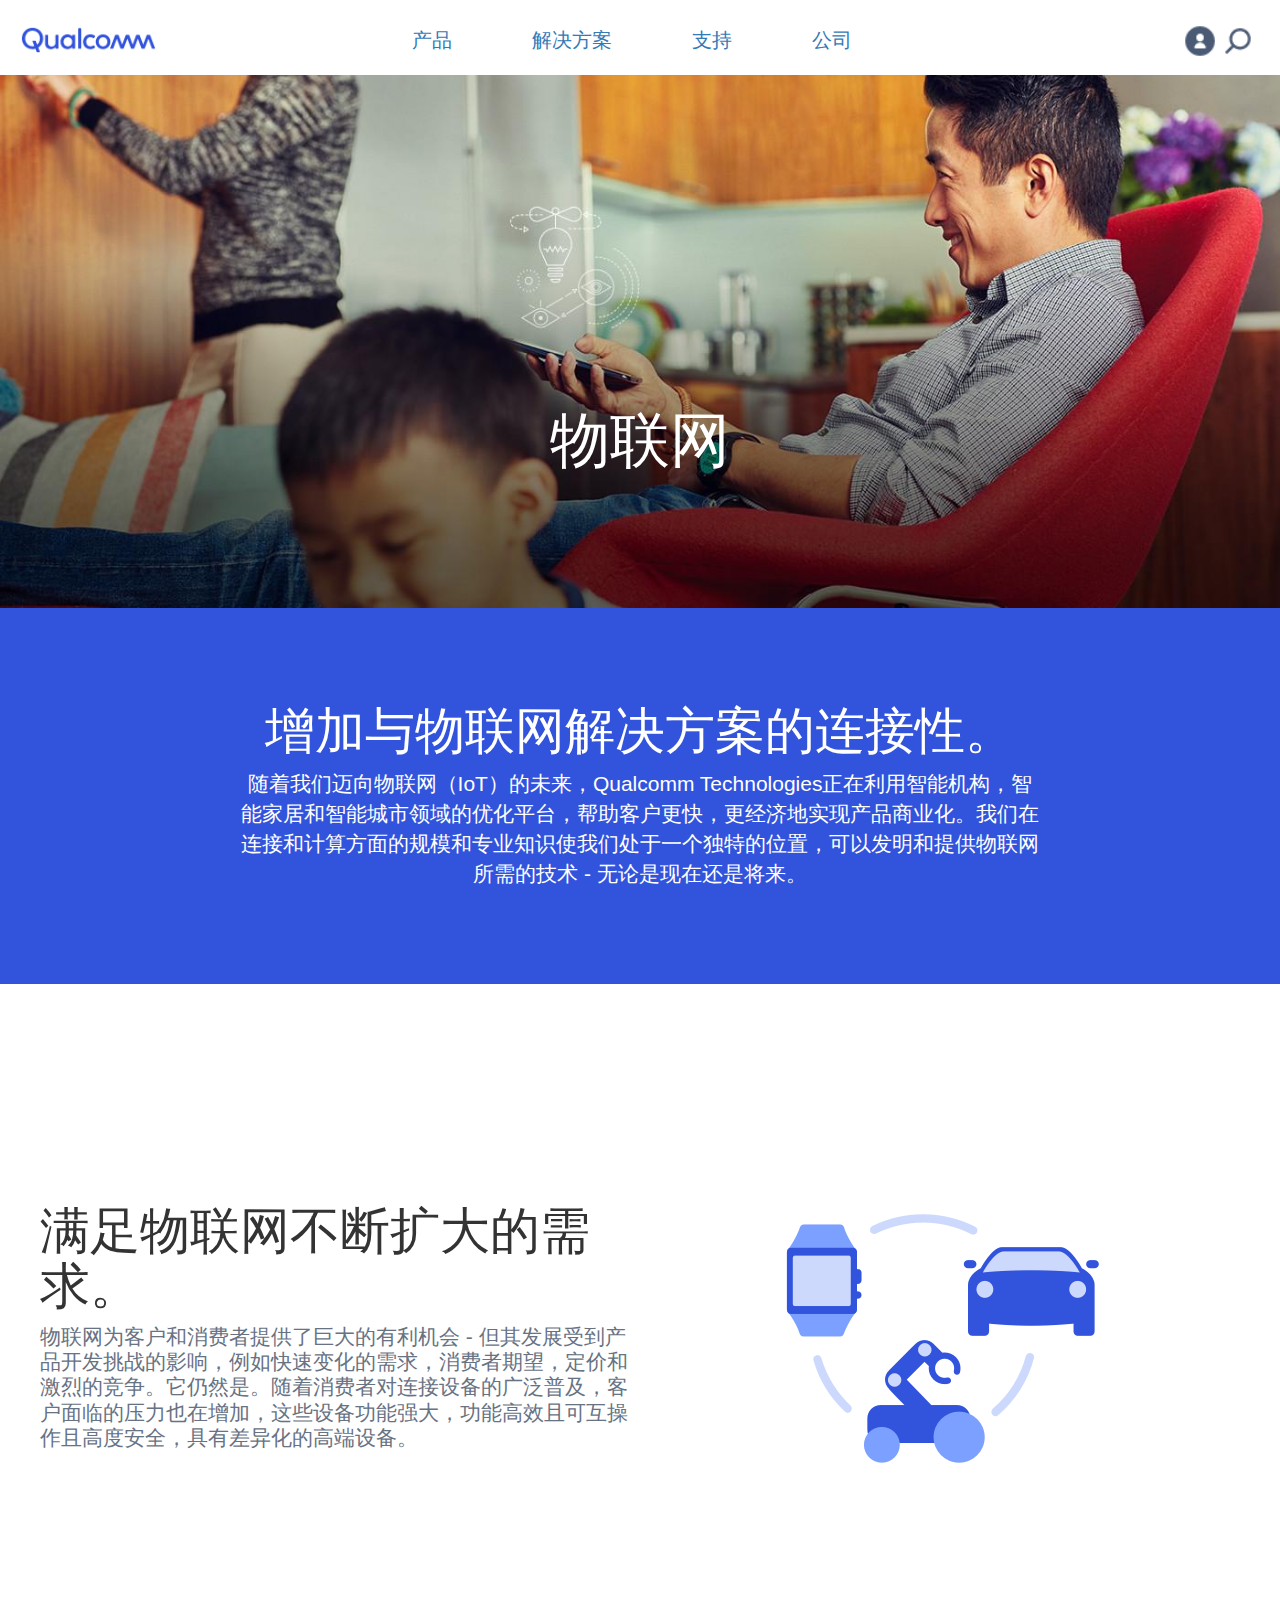
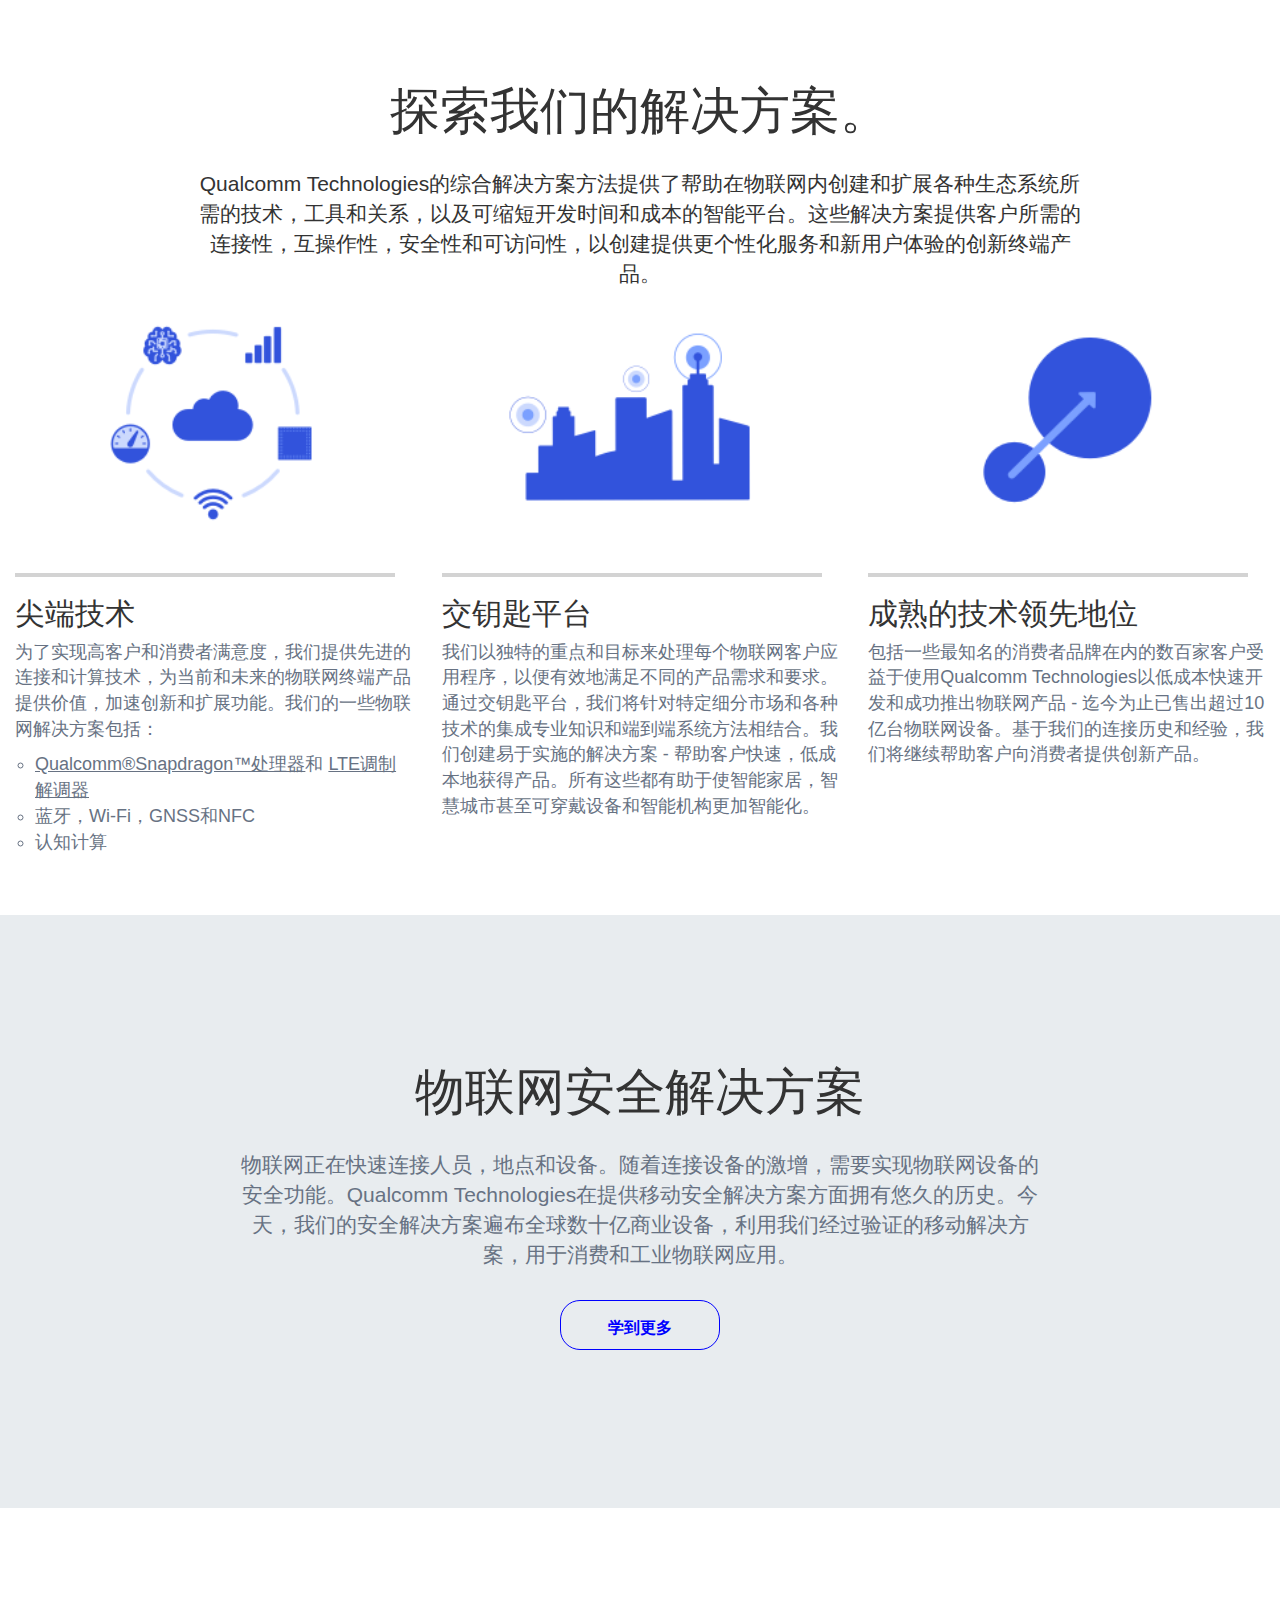
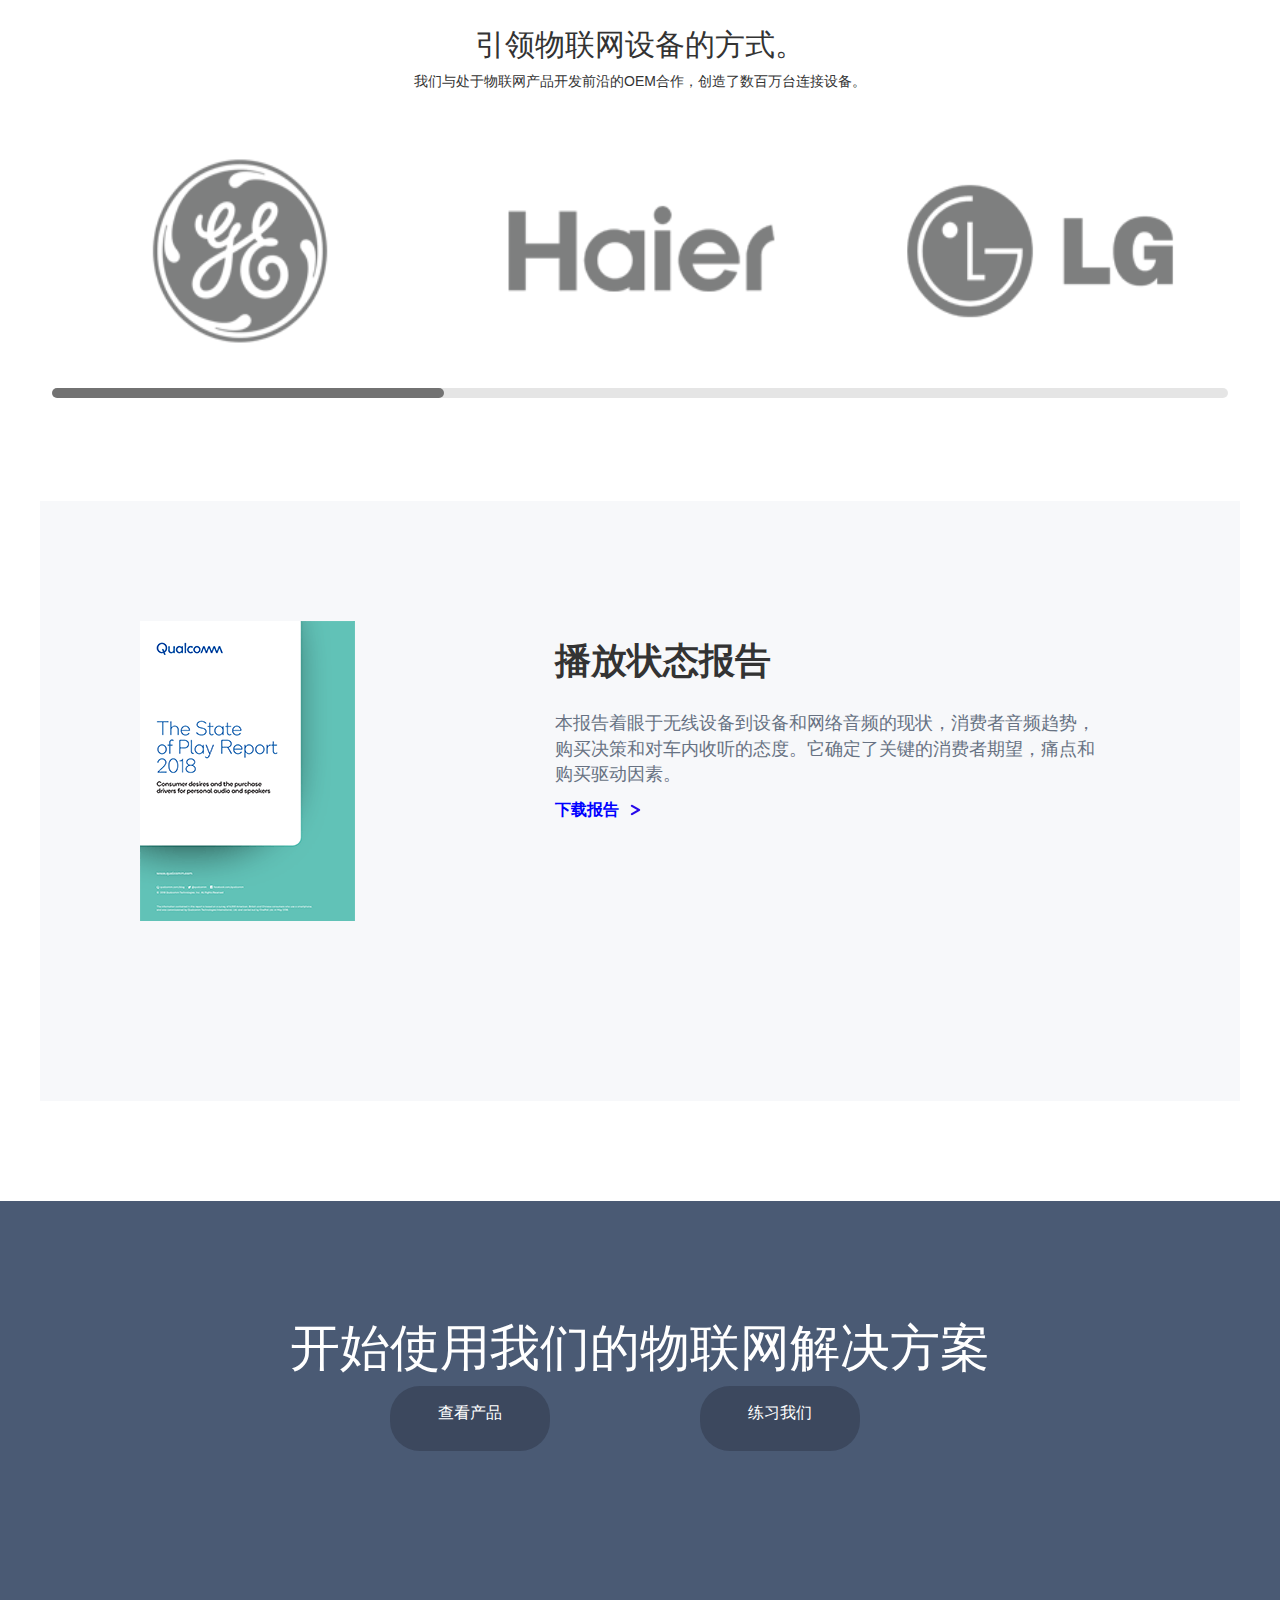
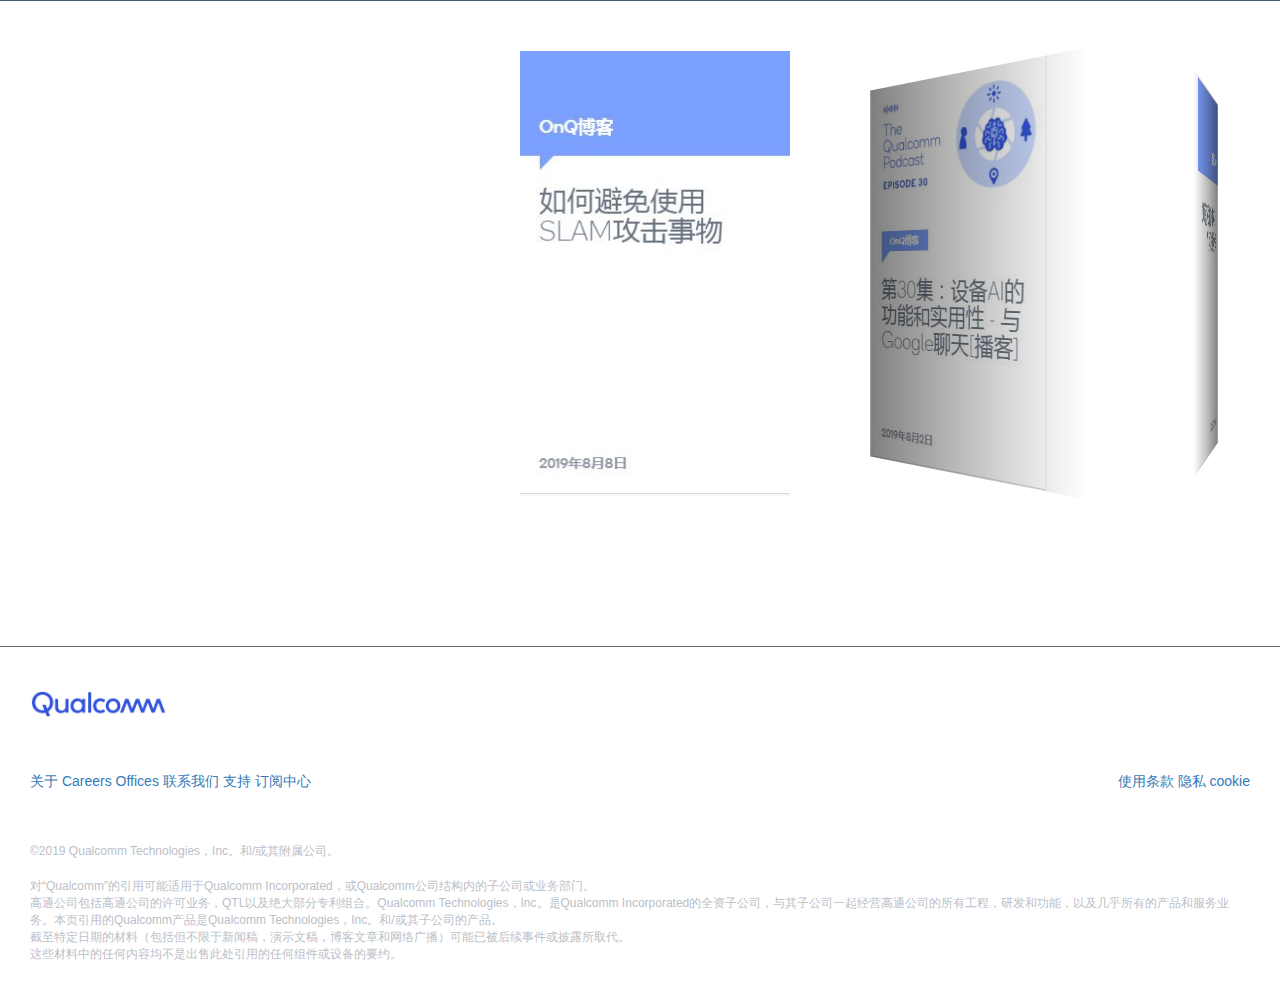
<file: html/two.html>
<!DOCTYPE html>
<html>

	<head>
		<meta charset="UTF-8">
		<title></title>
		<link rel="stylesheet" type="text/css" href="../css/swiper.min.css" />
		<link rel="stylesheet" type="text/css" href="../css/bootstrap.min.css" />
		<link rel="stylesheet" type="text/css" href="../css/pubCss.css" />
		<link rel="stylesheet" type="text/css" href="../css/work.css" />
		<style type="text/css">
			.box-d2 .swiper-container {
				width: 1200px;
				height: 300px;
			}
		</style>
	</head>

	<body>
		<header>
			<div class="box">
				<div class="menu">
					<img src="../img/menu.PNG" id="menb" style="height: 26px;width: 26px;" data-zt="0" />
					<div>
						<div class="melist">
							<div class="nav">
								<a href="../html/products.html">产品</a>
								<a href="../html/one.html">解决方案</a>
								<a href="../html/index.html">支持</a>
								<a href="../html/company.html">公司</a>
							</div>

						</div>
						<div class="log">
							<h4><img src="../img/login.PNG" />登录您的Qualcomm帐户。</h4>
							<a href="../html/login.html" class="btn" id="logbn">登录</a>
							<p>没有帐户？
								<a href="../html/companyregister.html">创建一个</a>
							</p>

						</div>
					</div>
				</div>
				<div class="logo">
					<img src="../img/XM logo.PNG" />
				</div>
				<div class="nav">
					<a href="../html/products.html">产品</a>
					<a href="one.html">解决方案</a>
					<a href="../index.html">支持</a>
					<a href="../html/company.html">公司</a>
				</div>
				<div class="pop">
					<div class="log">
						<img src="../img/login.PNG" id="login" style="cursor:pointer;" data-zt="0" />
						<div id="logfr">
							<h4 style="font-size: 20px;">登录您的Qualcomm帐户。</h4>
							<a href="../html/login.html" class="btn" id="logbn">登录</a>
							<p>没有帐户？
								<a href="../html/companyregister.html">创建一个</a>
							</p>
						</div>
					</div>
					<div style="cursor:pointer;">
						<img src="../img/find.PNG" id="findbtn" />
					</div>
				</div>
			</div>
		</header>

		<tbody>
			<div class="banner">
				<img src="../img/b1.jpg" />
			</div>
			<div class="wz">
				<h2>物联网</h2>
			</div>
			<div class="box-wz">
				<div class="box-wz1">
					<h2>增加与物联网解决方案的连接性。</h2>
					<p>随着我们迈向物联网（IoT）的未来，Qualcomm Technologies正在利用智能机构，智能家居和智能城市领域的优化平台，帮助客户更快，更经济地实现产品商业化。我们在连接和计算方面的规模和专业知识使我们处于一个独特的位置，可以发明和提供物联网所需的技术 - 无论是现在还是将来。</p>
				</div>
			</div>
			<div class="box-a1">
				<div class="pull-left">
					<h2>满足物联网不断扩大的需求。</h2>
					<p>物联网为客户和消费者提供了巨大的有利机会 - 但其发展受到产品开发挑战的影响，例如快速变化的需求，消费者期望，定价和激烈的竞争。它仍然是。随着消费者对连接设备的广泛普及，客户面临的压力也在增加，这些设备功能强大，功能高效且可互操作且高度安全，具有差异化的高端设备。</p>
				</div>
				<div class="pull-right">
					<img src="../img/2.png" />
				</div>
			</div>
			<div class="box-b1">
				<div class="box-b2">
					<h2>探索我们的解决方案。</h2>
					<p>Qualcomm Technologies的综合解决方案方法提供了帮助在物联网内创建和扩展各种生态系统所需的技术，工具和关系，以及可缩短开发时间和成本的智能平台。这些解决方案提供客户所需的连接性，互操作性，安全性和可访问性，以创建提供更个性化服务和新用户体验的创新终端产品。 </p>
					<div class="row">
						<div class="col-md-4 col-xs-4">
							<img src="../img/b14.png" />
							<span></span>
							<h2>尖端技术</h2>
							<p>为了实现高客户和消费者满意度，我们提供先进的连接和计算技术，为当前和未来的物联网终端产品提供价值，加速创新和扩展功能。我们的一些物联网解决方案包括：</p>
							<ul>
								<li>
									<a href="#">Qualcomm®Snapdragon™处理器</a>和
									<a href="#">LTE调制解调器</a>
								</li>
								<li>蓝牙，Wi-Fi，GNSS和NFC</li>
								<li>认知计算</li>
							</ul>
						</div>
						<div class="col-md-4 col-xs-4">
							<img src="../img/b15.png" />
							<span></span>
							<h2>交钥匙平台</h2>
							<p>我们以独特的重点和目标来处理每个物联网客户应用程序，以便有效地满足不同的产品需求和要求。通过交钥匙平台，我们将针对特定细分市场和各种技术的集成专业知识和端到端系统方法相结合。我们创建易于实施的解决方案 - 帮助客户快速，低成本地获得产品。所有这些都有助于使智能家居，智慧城市甚至可穿戴设备和智能机构更加智能化。 </p>
						</div>
						<div class="col-md-4 col-xs-4">
							<img src="../img/b16.png" />
							<span></span>
							<h2>成熟的技术领先地位</h2>
							<p>包括一些最知名的消费者品牌在内的数百家客户受益于使用Qualcomm Technologies以低成本快速开发和成功推出物联网产品 - 迄今为止已售出超过10亿台物联网设备。基于我们的连接历史和经验，我们将继续帮助客户向消费者提供创新产品。</p>
						</div>
					</div>

				</div>
			</div>

			<div class="box-c1">
				<div class="box-c2">
					<h2>物联网安全解决方案</h2>
					<p>物联网正在快速连接人员，地点和设备。随着连接设备的激增，需要实现物联网设备的安全功能。Qualcomm Technologies在提供移动安全解决方案方面拥有悠久的历史。今天，我们的安全解决方案遍布全球数十亿商业设备，利用我们经过验证的移动解决方案，用于消费和工业物联网应用。</p>
					<div class="box-c3">
						<span>
							<p>学到更多</p>
						</span>
					</div>
				</div>
			</div>

			<div class="box-d1">
				<div class="box-d2">
					<h2>引领物联网设备的方式。</h2>
					<p>我们与处于物联网产品开发前沿的OEM合作，创造了数百万台连接设备。</p>
					<div class="swiper-container">
						<div class="swiper-wrapper">
							<div class="swiper-slide"><img src="../img/b2.png" /></div>
							<div class="swiper-slide"><img src="../img/b6.png" /></div>
							<div class="swiper-slide"><img src="../img/b7.png" /></div>
							<div class="swiper-slide"><img src="../img/b8.png" /></div>
							<div class="swiper-slide"><img src="../img/b9.png" /></div>
							<div class="swiper-slide"><img src="../img/b10.png" /></div>
							<div class="swiper-slide"><img src="../img/b11.png" /></div>
							<div class="swiper-slide"><img src="../img/b12.png" /></div>
							<div class="swiper-slide"><img src="../img/b13.png" /></div>
						</div>
						<div class="swiper-scrollbar"></div>
					</div>
				</div>
			</div>

			<div class="box-e1">
				<div class="box-e2">
					<div class="e2-tp">
						<img src="../img/tpa1.png" />
					</div>
					<div class="e2-wz">
						<h2>播放状态报告</h2>
						<p>本报告着眼于无线设备到设备和网络音频的现状，消费者音频趋势，购买决策和对车内收听的态度。它确定了关键的消费者期望，痛点和购买驱动因素。</p>
						<a href="../html/there.html">下载报告</a>
						<a href="#"><img src="../img/大于.png" /></a>
					</div>
				</div>
			</div>

			<div class="box-f1">
				<div class="box-f2">
					<h2>开始使用我们的物联网解决方案</h2>
					<span><p>查看产品</p></span>
					<span><p>练习我们</p></span>
				</div>
			</div>

			<div class="box-g1">
				<div class="swiper-container">
					<div class="swiper-wrapper">
						<div class="swiper-slide" style="width: auto;"><img src="../img/q1.JPG" /></div>
						<div class="swiper-slide"><img src="../img/q2.JPG" /></div>
						<div class="swiper-slide"><img src="../img/q3.JPG" /></div>
						<div class="swiper-slide"><img src="../img/q4.JPG" /></div>
						<div class="swiper-slide"><img src="../img/q5.JPG" /></div>
						<div class="swiper-slide"><img src="../img/q6.JPG" /></div>
						<div class="swiper-slide"><img src="../img/q7.JPG" /></div>
						<div class="swiper-slide"><img src="../img/q8.JPG" /></div>
					</div>
					<div class="swiper-pagination"></div>
				</div>
			</div>
		</tbody>

		<footer>
			<div class="box">
				<div class="logo">
					<img src="../img/XM logo.PNG" />
				</div>
				<div class="">

				</div>
				<div class="">

				</div>
			</div>
			<div class="box">
				<div class="">
					<a href="../html/two.html">关于</a>
					<a href="../html/two.html">Careers</a>
					<a href="../html/two.html">Offices</a>
					<a href="../html/companyagency.html">联系我们</a>
					<a href="../html/two.html">支持</a>
					<a href="../html/two.html">订阅中心</a>
				</div>
				<div class="">
					<a href="../html/two.html">使用条款</a>
					<a href="../html/two.html">隐私</a>
					<a href="../html/two.html">cookie</a>
				</div>

			</div>
			<div class="box">
				<p style="font-size: 12px; color: #bbc0c8;">
					©2019 Qualcomm Technologies，Inc。和/或其附属公司。
					<br /><br /> 对“Qualcomm”的引用可能适用于Qualcomm Incorporated，或Qualcomm公司结构内的子公司或业务部门。
					<br /> 高通公司包括高通公司的许可业务，QTL以及绝大部分专利组合。Qualcomm Technologies，Inc。是Qualcomm Incorporated的全资子公司，与其子公司一起经营高通公司的所有工程，研发和功能，以及几乎所有的产品和服务业务。本页引用的Qualcomm产品是Qualcomm Technologies，Inc。和/或其子公司的产品。
					<br /> 截至特定日期的材料（包括但不限于新闻稿，演示文稿，博客文章和网络广播）可能已被后续事件或披露所取代。
					<br /> 这些材料中的任何内容均不是出售此处引用的任何组件或设备的要约。
				</p>
			</div>
		</footer>
		<button onclick="returnTop()" id="btnTop" title="">
			<span class="glyphicon glyphicon-arrow-up" aria-hidden="true"></span>
		</button>

		<script src="../js/jquery-2.1.0.js" type="text/javascript" charset="utf-8"></script>
		<script src="../js/bootstrap.min.js" type="text/javascript" charset="utf-8"></script>
		<script src="../js/swiper.min.js" type="text/javascript" charset="utf-8"></script>
		<script src="../js/pubJS.js" type="text/javascript" charset="utf-8"></script>
		<script type="text/javascript">
			var mySwiper = new Swiper('.box-d1 .swiper-container', {
				scrollbar: '.swiper-scrollbar',
				scrollbarHide: false,
				scrollbarDraggable: true,
				slidesPerView: 3,
			});
			var mySwiper = new Swiper('.box-g1 .swiper-container', {
				effect: 'coverflow',
				slidesPerView: 4,
				centeredSlides: true,
				coverflow: {
					rotate: 30,
					stretch: 0,
					depth: 60,
					modifier: 2,
					slideShadows: true
				}
			})
			window.onscroll = function() {
				scrollFunction()
			};

			//			function scrollFunction() {
			//				console.log(121);
			//				if(document.body.scrollTop > 20 || document.documentElement.scrollTop > 20) {
			//					document.getElementById("btnTop").style.display = "block";
			//				} else {
			//					document.getElementById("btnTop").style.display = "none";
			//				}
			//			}
			$(function() {
				$(window).scroll(function(){
					console.log($(window).scrollTop());
					if($(window).scrollTop()>200){
						$("#btnTop").fadeIn();
					}else{
					$("#btnTop").fadeOut();
					}
				})
				$("#btnTop").click(function(){
					$("html,body").animate({'scrollTop':'0px'},500);
				})
			});
		</script>
	</body>

</html>
</file>
<file: css/pubCss.css>
* {
	padding: 0;
	margin: 0;
}

html,
body {
	width: 100%;
	height: 100%;
	min-width: 1200px;
}

h1,
h2,
h3,
h4 {
	font-weight: 500;
}

header {
	position: fixed;
	width: 100%;
	height: 75px;
	background-color: #fff;
	padding-top: 25px;
	z-index: 999;
	top: 0;
}

@media only screen and (min-width: 1200px) {
	.box {
		width: 1200px;
		display: flex;
		box-pack: justify;
		align-items: center;
		justify-content: space-between;
		margin: 0 auto;
	}
	.tbox {
		margin: 60px auto;
		width: 780px;
	}
}

@media only screen and (min-width: 414px) {
	.box {
		width: 100%;
		display: flex;
		box-pack: justify;
		align-items: center;
		justify-content: space-between;
		margin: 0 auto;
		padding: 0 20px 20px;
	}
	.tbox {
		margin: 50px auto;
		width: 80%;
	}
	footer {
		padding: 10px;
	}
}

header>div {
	background: #fff;
}


/*img {
	width: 100%;
	height: 100%;
}*/

.box>div {
	display: inline-block;
}

.logo {
	height: 30px;
	cursor: pointer;
}

.nav>a {
	font-size: 20px;
	opacity: 1;
	text-decoration: none;
	display: inline-block;
	margin-right: 76px;
	cursor: pointer;
}

.pop>div {
	display: inline-block;
	height: 28px;
	width: 28px;
	margin-right: 8px;
}

.log {
	position: relative;
	background: #fff;
}

.log .btn {
	font-size: 10px;
	padding: 8px 108px;
	color: #3253dc;
	border-color: #3253dc;
}

.log a {
	font-weight: 400;
}

#logfr {
	background: #fff;
	padding: 18px;
	position: absolute;
	top: 40px;
	right: 0;
	box-shadow: 0 -2px 1px rgba(216, 216, 216, 0.5);
	display: none;
}

@media only screen and (min-width: 414px) {
	.box>.nav {
		display: none;
	}
	.box>.menu {}
	.menu>div {
		width: 300px;
		height: 100%;
		position: fixed;
		top: 74px;
		left: 0;
		display: none;
	}
	#menb {}
	.melist {
		height: 100%;
		width: 100%;
		background: white;
		box-shadow: 0 -2px 1px rgba(216, 216, 216, 0.5);
		padding: 30px;
	}
	.melist .nav a {
		display: block;
		width: 100%;
		color: black;
		font-size: 18px;
		font-weight: 600;
		padding-top: 10px;
		padding-bottom: 10px;
	}
	.menu .log {
		padding: 24px;
		position: absolute;
		left: 0;
		bottom: 74px;
		background: white;
	}
	.log img {
		width: 32px;
		height: 32px;
	}
	.menu h4 {
		font-size: 16px;
	}
	.menu .btn {
		margin: 8px auto 8px;
	}
	.menu p {
		font-size: 14px;
	}
	#login {
		display: none;
	}
}

@media only screen and (min-width: 1200px) {
	.box>.menu {
		display: none;
	}
	.box>.nav {
		display: inline-block;
	}
	#login {
		display: inline-block;
	}
}

.aa {
	width: 100%;
	background: #66CCFF;
	padding-top: 75px;
}


/*.aa>div{
	width: 100%;
	height: 600px;
}*/

.tbox>h2 {
	color: white;
	font-size: 44px;
}

.tbox>p {
	color: white;
	font-size: 21px;
}

.ab {
	color: black;
}

.btn {
	padding: 16px 48px;
	font-size: 16px;
	color: white;
	border: 1px solid white;
	border-radius: 50px;
	opacity: 1;
	margin: 20px auto 50px;
	cursor: pointer;
}

.btn:hover {
	background: rgba(255, 255, 255, 0.5);
	color: #000;
}

.btn2 {
	padding: 16px 48px;
	font-size: 16px;
	color: #3253dc;
	border: 1px solid #3253dc;
	border-radius: 50px;
	opacity: 1;
	margin: 20px auto 20px;
	cursor: pointer;
}

.newsbox {
	width: 380px;
	/*height: 450px;*/
	background: #fff;
	margin-bottom: 20px;
	cursor: pointer;
}

.newslb {
	position: relative;
	width: 100%;
	/*height: 200px;*/
	padding-top: 50px;
}

.newslb>img {
	position: absolute;
	top: 0;
	left: 0;
	width: 128px;
	height: 50px;
}

.newslb>label {
	font-size: 28px;
	color: #7a7283;
	margin-bottom: 20px;
}

.newslb>span {
	position: absolute;
	bottom: 0;
	left: 6px;
}

.yjj {
	height: auto;
	padding-bottom: 10px;
}

footer {
	width: 100%;
	border-top: 1px solid #666;
}

footer>.box {
	margin-top: 32px;
}

.totop {
	width: 50px;
	height: 50px;
	background: #66CCFF;
	opacity: 0.5;
	border-radius: 50%;
	position: fixed;
	bottom: 60px;
	right: 60px;
	text-align: center;
	line-height: normal;
	padding: 10px;
	display: none;
}

#btnTop {
	display: none;
	position: fixed;
	bottom: 20px;
	right: 30px;
	z-index: 99;
	border: none;
	outline: none;
	background-color: #f3f3f3;
	color: #000;
	cursor: pointer;
	padding: 15px;
	border-radius: 50%;
}

#btnTop:hover {
	background-color: #f3f3f3;
}
</file>
<file: css/company.css>
* {
				margin: 0;
				padding: 0;
			}
			
			html,body {
				min-width: 1200px;
			}
			
			.box1 {
				width: 100%;
				height: 590px;
				background-image: url(../img/1company1.jpg);
				background-repeat: repeat;
			}
			
			.box1 .companyone {
				width: 1200px;
				height: 590px;
				margin: 0 auto;
				text-align: center;
			}
			
			.box1 .companyone img {
				width: 225px;
				height: 260px;
				margin-top: 160px
			}
			
			.box1 .companyone p {
				margin: 0 auto;
				font-size: 60px;
				font-weight: bold;
				font-family: "微软雅黑";
				color: #fff;
			}
			
			.box2 {
				width: 100%;
				height: 320px;
				background: linear-gradient(to right, #033b67, #8e297c);
			}
			
			.box2 .companytwo {
				width: 780px;
				height: 320px;
				margin: 0 auto;
			}
			
			.box2 .companytwo2 {
				width: 780px;
				height: 100px;
				padding-top: 110px;
			}
			
			.box2 .companytwo .companytwo2 p {
				font-size: 20px;
				font-weight: bold;
				color: #fff;
				text-align: center;
			}
			
			.box3 {
				width: 100%;
				height: 470px;
				background: #fafafa;
			}
			
			.box3 .companythr {
				width: 100%;
				height: 270px;
			}
			
			.box3 .companythr .companythr2 {
				width: 780px;
				height: 270px;
				margin: 0 auto;
				padding-top: 100px;
			}
			
			.box3 .companythr .companythr2 .wz2 {
				height: 50px;
				margin-bottom: 10px;
				text-align: center;
			}
			
			.box3 .companythr .companythr2 .wz2 p {
				font-size: 50px;
				color: #000;
			}
			
			.box3 .companythr .companythr2 .wz3 {
				height: 200px;
				margin-top: 10px;
				text-align: center;
				padding-top: 20px;
			}
			
			.box3 .companythr .companythr2 .wz3 li {
				font-size: 18px;
				color: #838688;
				list-style: none;
				font-family: "微软雅黑";
			}
			
			.box4 {
				width: 100%;
				height: 650px;
			}
			
			.box4 .companyfor {
				width: 100%;
				height: 450px;
				padding-top: 100px;
			}
			
			.box4 .companyfor .companyfor2 {
				width: 1200px;
				height: 450px;
				margin: 0 auto;
			}
			
			.box4 .imgthr {
				width: 600px;
				height: 450px;
				float: left;
			}
			
			.box4 .imgthr img {
				padding-left: 80px;
			}
			
			.box4 .wz4 {
				width: 600px;
				height: 450px;
				float: left;
			}
			
			.box4 .wz4 .wz41 {
				width: 580px;
				height: 50px;
				padding-top: 200px;
			}
			
			.box4 .wz4 .wz41 p {
				font-size: 50px;
				font-family: "微软雅黑";
				letter-spacing: 0.1em;
			}
			
			.box4 .wz4 .wz42 {
				width: 580px;
				height: 50px;
				padding-top: 70px;
			}
			
			.box4 .wz4 .wz42 li {
				font-size: 20px;
				color: #7f7a7d;
				list-style: none;
				font-family: "宋体";
			}
			
			.box5 {
				width: 100%;
				height: 665px;
				background: #fafafa;
			}
			
			.box5 .companyfiv {
				width: 100%;
				height: 465px;
				padding-top: 100px;
			}
			
			.box5 .companyfiv .companyfiv2 {
				width: 900px;
				height: 100%;
				margin: 0 auto;
			}
			
			.box5 .companyfiv .companyfiv2 .wz5 {
				width: 800px;
				height: 145px;
				margin: 0 auto;
			}
			
			.box5 .companyfiv .companyfiv2 .wz5 .wz51 {
				width: 100%;
				height: 70px;
			}
			
			.box5 .companyfiv .companyfiv2 .wz5 .wz51 h2 {
				font-size: 50px;
				text-align: center;
				font-family: "黑体";
			}
			
			.box5 .companyfiv .companyfiv2 .wz5 .wz52 {
				width: 100%;
				height: 75px;
			}
			
			.box5 .companyfiv .companyfiv2 .wz5 .wz52 p {
				font-size: 22px;
				text-align: center;
				font-family: "黑体";
			}
			
			.box5 .companyfiv .companyfiv2 .imgfor {
				width: 890px;
				height: 275px;
				margin: 0 auto;
				padding-top: 70px;
			}
			
			.box5 .companyfiv .companyfiv2 .imgfor img {
				width: 890px;
				height: 275px;
			}
			
			.box6 {
				width: 100%;
				height: 450px;
			}
			
			.box6 .companysix {
				width: 1200px;
				height: 100%;
				margin: 0 auto;
			}
			
			.box6 .companysix .companysix2 {
				width: 800px;
				height: 262px;
				margin: 0 auto;
				padding-top: 100px;
			}
			
			.box6 .companysix .companysix2 .wz61 {
				width: 780px;
				height: 200px;
			}
			
			.box6 .companysix .companysix2 .wz61 h2 {
				font-size: 50px;
				font-family: "黑体";
				text-align: center;
				padding-top: 40px;
			}
			
			.box6 .companysix .companysix2 .wz62 {
				width: 780px;
				height: 62px;
			}
			
			.box6 .companysix .companysix2 .wz62 p {
				font-size: 20px;
				font-family: "黑体";
				text-align: center;
			}
			
			.box7 {
				width: 100%;
				height: auto;
			}
			
			.box7 .row {
				width: 1200px;
				height: 300px;
				margin: 0 auto;
			}
			
			.box7 .row .col-md-4 {
				border: 1px solid #e6e8e9;
			}
			
			.box7 .row .cod4 {
				width: 100%;
				height: 193px;
				margin: 0 auto;
				padding-top: 20px;
			}
			
			.box7 .row .cod4 h2 {
				font-size: 24px;
				font-weight: bold;
				font-family: "黑体";
			}
			
			.box7 .row .cod4 p {
				font-size: 18px;
				color: #7f7a8d;
				letter-spacing: 0.1em;
			}
			
			.box7 .row .cod4 a {
				font-size: 18px;
				color: #3253dc;
				font-weight: bold;
			}
			
			.box8 {
				width: 100%;
				height: 480px;
				margin: 0 auto;
				background: #fafafa;
			}
			
			.box8 .companyeig {
				width: 1200px;
				padding-top: 40px;
				margin: 0 auto;
			}
			
			.box8 .companyeig .col-md-4 {
				padding-top: 80px;
			}
			
			.box8 .companyeig h2 {
				font-size: 50px;
				font-family: "黑体";
			}
			
			.box8 .companyeig p {
				font-size: 20px;
				color: #3253dc;
				font-weight: bold;
			}
			
			.box8 .companyeig img {
				width: 20rem;
				height: 20rem;
				padding-top: 10px;
			}
			
			footer {
				width: 100%;
				border-top: 1px solid #666;
			}
			
			footer>.box {
				margin-top: 32px;
			}
			
			footer>.box .rightwz a {
				color: #7f8082;
				margin-right: 20px;
				font-size: 14px;
			}
			
			#btnTop {
				display: none;
				position: fixed;
				bottom: 20px;
				right: 30px;
				z-index: 99;
				border: none;
				outline: none;
				background-color: #f3f3f3;
				color: #000;
				cursor: pointer;
				padding: 15px;
				border-radius: 50%;
			}
			
			#btnTop:hover {
				background-color: #f3f3f3;
			}
			
			.row {
				margin-left: 0;
				margin-right: 0;
			}
</file>
<file: css/companyagency.css>
footer {
				width: 100%;
				border-top: 1px solid #666;
			}
			
			footer>.box {
				margin-top: 32px;
			}
			
			footer>.box .rightwz a {
				color: #7f8082;
				margin-right: 20px;
				font-size: 14px;
			}
			
			.box1 {
				width: 100%;
				height: 580px;
				margin: 0 auto;
				background-image: url(../img/4company1.jpg);
			}
			
			.box1 .office1 {
				width: 800px;
				margin: 0 auto;
				padding-top: 380px;
			}
			
			.box1 .office1 h2 {
				font-size: 52px;
				text-align: center;
				color: #fff;
			}
			
			.box2{
				width: 100%;
				height: 120px;
			}
			.box2 .office2{
				width: 800px;
				margin: 0 auto;
				padding-top: 50px;
			}
			.box2 .office2 h2{
				font-size: 34px;
				text-align: center;
				color: #000;
				font-weight: bold;
			}
			
			.box3{
				width: 100%;
				height: 650px;
			}
			.box3 .office3{
				width: 1200px;
				height: 280px;
				padding-top: 10px;
				margin: 0 auto;
			}
			.box3 .box32{
				width: 600px;
				height: 280px;
				border: 1px solid #e6e6e6;
				margin-top: 20px;
			}
			.box3 .box32 img{
				width: 350px;
				height: 50px;
				margin-top: 20px;
				margin-left: 20px;
			}
			.box3 .box32 h2{
				font-size: 24px;
				font-weight: bold;
				margin-left: 20px;
			}
			.box3 .box32 p{
				font-size: 16px;
				margin-top: 15px;
				margin-left: 20px;
			}
			
			.box4{
				width: 100%;
				height: 380px;
				background: #292f32;
			}
			.box4 .world4{
				width: 780px;
				height: 160px;
				margin: 0 auto;
			}
			.box4 .world4 p{
				font-size: 36px;
				color: #fff;
				text-align: center;
				padding-bottom: 20px;
			}
			.box4 .world42{
				width: 780px;
				height: 80px;
				margin: 0 auto;
				text-align: center;
			}
			.box4 .world42 .btn{
				height: 50px;
				width: 200px;
				background: #3253dc;
				border-radius: 25px;
				font-size: 18px;
				font-weight: bold;
			}
			.box4 .world42 a{
				color: #fff;
				text-decoration: none;
			}
			
			#btnTop {
				display: none;
				position: fixed;
				bottom: 20px;
				right: 30px;
				z-index: 99;
				border: none;
				outline: none;
				background-color: #f3f3f3;
				color: #000;
				cursor: pointer;
				padding: 15px;
				border-radius: 50%;
			}
			
			#btnTop:hover {
				background-color: #f3f3f3;
			}
			.row{
				margin-left: 0;
				margin-right: 0;
			}
			.box3 .col-md-6{
				padding-left: 0;
				padding-right: 0;
			}
</file>
<file: css/companyworld.css>
.box1 {
				width: 100%;
				height: 586px;
				background-image: url(../img/2company1.jpg);
			}
			.row{
				margin-left: 0;
				margin-right:0 ;
			}
			.box1 .world1 {
				width: 900px;
				height: 70px;
				padding-top: 250px;
				margin: 0 auto;
			}
			
			.box1 .world1 h2 {
				font-size: 70px;
				font-family: "黑体";
				color: #fff;
			}
			
			.box2 {
				width: 100%;
				height: 395px;
				background-image: url(../img/2company2.jpg);
			}
			
			.box2 .world2 {
				width: 1200px;
				height: 145px;
				margin: 0 auto;
				padding-top: 100px;
			}
			
			.box2 .world2 h2 {
				font-size: 50px;
				text-align: center;
			}
			
			.box2 .world2 .world22 {
				width: 780px;
				margin: 0 auto;
			}
			
			.box2 .world2 p {
				font-size: 22px;
				text-align: center;
				color: #777a7d;
			}
			
			.box3 {
				width: 100%;
				height: auto;
			}
			
			.box3 .world3 {
				width: 1200px;
				padding-top: 150px;
				margin: 0 auto;
			}
			
			.box3 .world3 h2 {
				font-size: 48px;
				font-weight: bold;
			}
			
			.box3 .world3 p {
				font-size: 20px;
				color: #777a7d;
				font-weight: bold;
				width: ;
			}
			
			.box4 {
				width: 100%;
				height: 470px;
				background: #fafafa;
			}
			
			.box4 .world4 {
				width: 1200px;
				height: 325px;
				margin: 0 auto;
			}
			.box4 .world4 .col-md-3{
				width: 280px;
				height: 325px;
				margin: 20px 10px 0 10px;
				background: #fff;
				cursor: pointer;
			}
			.box4 .world4 .col-md-3 span{
				font-size: 14px;
				color: #3253dc;
				font-weight: bold;
				margin-left: 20px;
			}
			.box4 .world4 .col-md-3 h2{
				font-size: 30px;
				margin-left: 20px;
				font-weight: none;
			}
			.box4 .world4 .col-md-3 p{
				font-size: 14px;
				color: #adadad;
				padding-top: 50px;
				margin-left: 20px;
				font-weight: bold;
			}
			.box4 .world4 .col-md-3 li{
				font-size: 14px;
				margin-left: 20px;
				list-style: none;
			}
			.lgwz{
				width: 100%;
				height: 100px;
				background: #fafafa;
			}
			.lgwz .lgwz2{
				width: 1200px;
				margin:0 auto;
			}
			.lgwz .lgwz2 p{
				font-size: 30px;
				font-weight: bold;
				line-height: 50px;
			}
			.box5{
				width: 100%;
				height: 380px;
				background: #fafafa;
			}
			.box5 .world5{
				width: 1200px;
				height: 280px;
				margin: 0 auto;
			}
			.box5 .world5 h2{
				font-size: 50px;
			}
			.box5 .world5 p{
				font-size: 22px;
				color: #777a7d;
			}
			
			.box6{
				width: 100%;
				height: 380px;
				background: #292f32;
			}
			.box6 .world6{
				width: 780px;
				height: 160px;
				margin: 0 auto;
			}
			.box6 .world6 p{
				font-size: 36px;
				color: #fff;
				text-align: center;
				font-weight: bold;
				padding-bottom: 20px;
			}
			.box6 .world62{
				width: 780px;
				height: 80px;
				margin: 0 auto;
				text-align: center;
			}
			.box6 .world62 .btn{
				height: 50px;
				width: 200px;
				background: #3253dc;
				border-radius: 25px;
				font-size: 18px;
				font-weight: bold;
			}
			.box6 .world62 a{
				color: #fff;
				text-decoration: none;
			}
			
			
			
			
			footer {
				width: 100%;
				border-top: 1px solid #666;
			}
			
			footer>.box {
				margin-top: 32px;
			}
			footer>.box .rightwz a{
				color: #7f8082;
				margin-right: 20px;
				font-size: 14px;
			}
			
			#btnTop {
				display: none;
				position: fixed;
				bottom: 20px;
				right: 30px;
				z-index: 99;
				border: none;
				outline: none;
				background-color: #f3f3f3;
				color: #000;
				cursor: pointer;
				padding: 15px;
				border-radius: 50%;
			}
			
			#btnTop:hover {
				background-color: #f3f3f3;
			}
</file>
<file: css/invSD.css>
.aa{
				background: #FFFFFF;
			}
			.sm{
				padding: 10px;
				margin-bottom: 35px;
			}
			.sm>div{
				padding-bottom: 30px;
				margin: 0 auto 24px;
				text-align: center;
			}
			.sm>h3{
				font-size: 24px;
				text-align: center;
			}
			.sm>p{
				font-size: 18px;
				color: #677283;
			}
			.aa .box-body{
				width: 100%;
				height: 500px;
				background: url(../img/ba3.png) top center no-repeat;
				background-size: 100% 100%;
			}
</file>
<file: css/my.css>
.bg {
				width: 100%;
				background-image: url(../img/main.png);
				background-size: 100% 500px;
			}
			
			.TopNav>ul {
				margin: 0;
				padding-right: 0;
				padding-left: 15%;
			}
			
			.TopNav>ul>li {
				border-collapse: collapse;
				display: inline-block;
				border: 1px solid #9D9D9D;
				border-top: 0px;
				height: 100px;
				line-height: 100px;
				text-align: center;
				font-size: 25px;
				color: #9D9D9D;
				width: 260px;
			}
			
			.TopNav>ul>.navSelet {
				background: #444444;
				color: #FFFFFF;
				border: 1px solid #444444;
			}
			
			.TopNav>ul>li>.triangle {
				width: 0;
				height: 0;
				border: 20px solid;
				border-color: #444444 transparent transparent;
				position: absolute;
				top: 70px;
				right: 80px;
			}
			
			.content {
				margin-top: 200px;
				margin-left: 150px;
				margin-right: 150px;
			}
			
			.content .pull-right {
				max-width: 251px;
				max-height: 251px;
			}
			
			.content .conIntroduce .col-md-8>div>h2 {
				font-size: 46px;
			}
			
			.content .conIntroduce .col-md-8>.conMain>p {
				font-size: 26px;
				color: #9D9D9D;
				margin-bottom: 50px;
			}
			
			.content .conIntroduce .col-md-8>.conFooter>p {
				font-size: 10px;
				color: #9D9D9D;
				margin-top: 50px;
			}
			
			.content .conIntroduce .col-md-8>div>span {
				width: 300px;
				height: 50px;
				background: #3253dc;
				color: #FFFFFF;
				border-radius: 30px;
				padding: 15px 50px;
				margin-left: 20%;
			}
			
			.table {
				width: 100%;
			}
			
			.tableLeft {
				width: 15%;
			}
			
			.tableLeft td {
				background-image: url(../img/xiaolongtubiao.PNG);
				background-size: 50px;
				background-repeat: no-repeat;
				background-position-x: 5%;
				background-position-y: 15%;
				bottom: 20px;
				height: 140px;
			}
			
			.tableRight {
				width: 500px;
				display: inline-block;
				overflow: scroll;
				padding: 0;
			}
			
			.contentTaber {
				margin-top: 800px;
				margin-left: 100px;
			}
			
			.contentTaber2 {
				margin-top: 100px;
				margin-left: 100px;
			}
			
			.taberRight th {
				width: 300px;
			}
			
			.taberRight td {
				width: 300px;
				height: 140px;
			}
			
			li.col-md-3.navSelet.cli {
				
			}
</file>
<file: css/work.css>
*{
	margin: 0;
	padding: 0;
}
html,body{
	min-width: 1200px;
}
header {
	position: fixed;
	width: 100%;
	height: 75px;
	background-color: #fff;
	padding-top: 25px;
	z-index: 999;
}

.box {
	display: flex;
	box-pack: justify;
	align-items: center;
	justify-content: space-between;
	margin: 0 auto;
}

header>div {
	background: #fff;
}

img {
	width: 100%;
	height: 100%;
}

.box>div {
	display: inline-block;
}

.logo {
	height: 30px;
}

.nav>a {
	font-size: 20px;
	opacity: 1;
	text-decoration: none;
	display: inline-block;
	margin-right: 76px;
}

.pop>img {
	display: inline-block;
	height: 28px;
	width: 28px;
	margin-right: 8px;
}



.banner{
	width: 100%;
	
}
.banner img{
		width: 100%;
		height: 100%;
		background-size: 100% 100%;
		padding-top: 75px;		
}
.wz h2{
	color: #fff;
	font-size: 60px;
	text-align: center;
	margin-top: -200px;
}
.box-wz{
	width: 100%;
	height: 500px;
	background: #3254dc;
	padding-top: 200px;
}
.box-wz1{
	margin: 0 auto;
	color: #fff;
	width: 800px;
	text-align: center;
}
.box-wz1 h2{
	font-size: 50px;
}
.box-wz1 p{
	font-size: 21px;
}
.box-a1{
	margin: 200px auto;
	width: 1200px;
	height: 300px;
}
.box-a1>.pull-left{
	float: left;
	display: inline-block;
	width: 600px;
}
.box-a1>.pull-left>h2{
	font-size: 50px;
}
.box-a1>.pull-left>p{
	color: rgb(103, 114, 131);
    font-size: 21px;
    font-weight: 400;
    line-height: 1.2;
}
.box-a1>.pull-right{
	text-align: center;
	float: left;
	display: inline-block;
	width: 600px;
}
.box-a1>.pull-right img{
	width: auto;
	height: auto;
}
.box-b1{
	width: 100%;
	margin: 50px auto;
}
.box-b2{
	margin: 0 auto;
	text-align: center;
	width: 100%;
}
.box-b2 .row{
	margin-left: 0;
	margin-right: 0;
}
.box-b2>h2{
	font-size: 50px;
}
.box-b2>p{
	font-weight: 500;
	margin: 30px auto;
	width: 900px;
	font-size: 21px;
}
.box-b2>.row{
	margin-top: 30px;
}
.box-b2>.row>.col-md-4>{
	
}
.box-b2>.row>.col-md-4>span{
	margin-top: 50px;
	display: block;
	width: 380px;
	border: 2px solid lightgray;
}
.box-b2>.row>.col-md-4>h2{
	text-align: left;
}
.box-b2>.row>.col-md-4>p{
	text-align: left;
	font-size: 18px;
	color: #677283;
}
.box-b2>.row>.col-md-4 li{
	font-size: 18px;
	color: #677283;
}
.box-b2>.row>.col-md-4>ul{
	margin-left: 20px;
	list-style: circle;
}
.box-b2>.row>.col-md-4>ul>li{
	text-align: left;
}
.box-b2>.row>.col-md-4 a{
	color: #677283;
	text-decoration:underline;
}
.box-c1{
	background: #e8ecef;
	width: 100%;
	padding: 100px 0;
}
.box-c2{
	margin: 50px auto;
	text-align: center;
	width: 1200px;
}
.box-c2>h2{
	font-size: 50px;
}
.box-c2>p{
	font-weight: 500;
	margin: 30px auto;
	width: 800px;
	font-size: 21px;
	color: #677283;
}
.box-c2>.box-c3{
	width: 750px;
	height: 58px;
	margin:0 auto;
}
.box-c2>.box-c3>span>p{
	font-weight: bold;
	padding-top: 16px;
	padding-bottom: 16px;
	padding-left: 45px;
	padding-right: 45px;
	width: 160px;
	height: 50px;
	font-size: 16px;
	margin: auto;
	color: blue;
	border: 1px solid blue;
	border-radius: 20px;
}
.box-d1{
	width: 100%;
	padding: 100px 0;
}
.box-d2{
	text-align: center;
	width: 1200px;
	margin: 0 auto;
}
.swiper-container-horizontal>.swiper-scrollbar{
	height: 10px;
}
element.style{
	width: 300px;
}
.swiper-container{
	width: 1200px;
}
.swiper-wrapper{
	margin: 0 auto;
	width: 1200px;
}
.box-e1{
	display: block;
	width: 100%;
}
.box-e2{
	margin: 0 auto;
	width: 1200px;
	height:600px;
	background: #f7f8fa;
}
.e2-tp{
	float: left;
	display: inline-block;
	margin: 120px 100px 100px;
}
.e2-wz{
	margin: 120px 100px 100px;
	width:550px;
	display: inline-block;
	float: left;
}
.e2-wz h2{
	font-size: 36px;
	font-weight:600;
}
.e2-wz p{
	margin-top: 30px;
	font-size: 18px;
	color: rgb(103, 114, 131);
}
.e2-wz a{
	color: blue;
	font-size: 16px;
	font-weight: 600;
	text-decoration: none;
}
.e2-wz img{
	width: 2.5rem;
	height: 2.5rem;
	transition: all 1s;
}
.e2-wz img:hover{
	margin-left: 10px;
	transition: all 1s;
}
.box-f1{
	display: block;
	width: 100%;
	height: 400px;
	background: #4a5a74;
	margin-top: 100px;
	padding-top: 100px;
}
.box-f2{
	width: 800px;
	height:200px;
	margin: 0 auto;
	text-align: center;
}
.box-f2 h2{
	color: #fff;
	font-size: 50px;
}
.box-f2 span{
	margin-left: 150px;
	text-align: center;
	display: block;
	float: left;
	padding: 16px 48px;
	background:#3c485e;
	border: 1px solid none;
	border-radius: 30px;
	color: #fff;
	cursor: pointer;
}
.box-f2 p{
	color: #fff;
	font-size: 16px;
}
.box-g1{
	margin-bottom: 100px;
}
.box-g1 .swiper-container {
    width: 100%;
    padding-top: 50px;
    padding-bottom: 50px;
}
.box-g1 .swiper-slide {
    background-position: center;
    background-size: cover;
    width: 270px;
    height: 445px;
}
.box-g1 .swiper-slide img{
	width: 270px;
	height: 445px;
}

footer{
	width: 100%;
	border-top: 1px solid #666;
}
footer>.box{
	margin-top: 32px;
}
<button onclick="returnTop()" id="btnTop" title="">
			<span class="glyphicon glyphicon-arrow-up" aria-hidden="true"></span>
</button>
window.onscroll = function() {
				scrollFunction()
			};

			function scrollFunction() {
				console.log(121);
				if(document.body.scrollTop > 20 || document.documentElement.scrollTop > 20) {
					document.getElementById("btnTop").style.display = "block";
				} else {
					document.getElementById("btnTop").style.display = "none";
				}
			}

			function returnTop() {
				document.body.scrollTop = 0;
				document.documentElement.scrollTop = 0;
			}
			
#btnTop {
		display: none;
		position: fixed;
		bottom: 20px;
		right: 30px;
		z-index: 99;
		border: none;
		outline: none;
		background-color: #f3f3f3;
		color: #000;
		cursor: pointer;
		padding: 15px;
		border-radius: 50%;
	}
	
	#btnTop:hover {
		background-color: #f3f3f3;
	}
</file>
